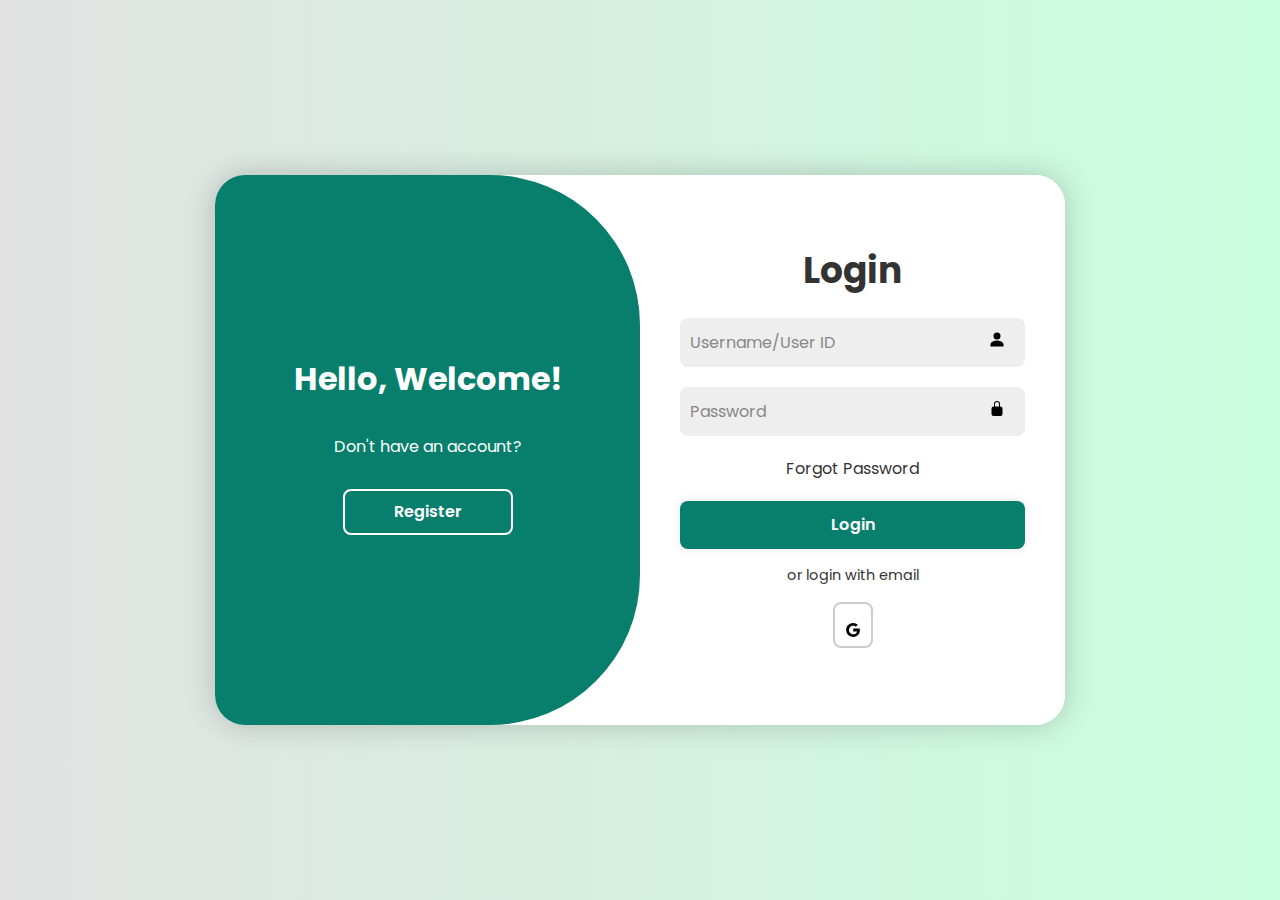
<file: login page/index.html>
<!DOCTYPE html>
<html lang="en">
<head>
    <meta charset="UTF-8">
    <meta name="viewport" content="width=device-width, initial-scale=1.0">
    <link rel="stylesheet" href="style.css">
    <title>Login Page</title>
</head>
<body>
    <div class="container">
        <div class="form-box login">
            <form action="">
                <h1>Login</h1>
                <div class="input-box">
                    <input type="text" placeholder="Username/User ID" required>
                    <i class="bx bxs-user">
                        <svg xmlns="http://www.w3.org/2000/svg" class="ionicon" viewBox="0 0 512 512"><path d="M256 256a112 112 0 10-112-112 112 112 0 00112 112zm0 32c-69.42 0-208 42.88-208 128v64h416v-64c0-85.12-138.58-128-208-128z"/></svg>
                    </i>
                </div>

                    
                
                <div class="input-box">
                    <input type="text" placeholder="Password" required>
                    <i class="bx bxs-lock alt">
                        <svg xmlns="http://www.w3.org/2000/svg" class="ionicon" viewBox="0 0 512 512"><path d="M368 192h-16v-80a96 96 0 10-192 0v80h-16a64.07 64.07 0 00-64 64v176a64.07 64.07 0 0064 64h224a64.07 64.07 0 0064-64V256a64.07 64.07 0 00-64-64zm-48 0H192v-80a64 64 0 11128 0z"/></svg>
                    <i class="italics_login"></i>
                    </i>
                </div>

                    
                

                <div class="forgot-link">
                    <a href="a">Forgot Password</a>
                </div>
                <button type="submit" class="btn">Login</button>
                <p>or login with email</p>
                <div class="google">
                  
                          <a href="a"><i class="google">
                          <svg xmlns="http://www.w3.org/2000/svg" class="ionicon" viewBox="0 0 512 512"><path d="M473.16 221.48l-2.26-9.59H262.46v88.22H387c-12.93 61.4-72.93 93.72-121.94 93.72-35.66 0-73.25-15-98.13-39.11a140.08 140.08 0 01-41.8-98.88c0-37.16 16.7-74.33 41-98.78s61-38.13 97.49-38.13c41.79 0 71.74 22.19 82.94 32.31l62.69-62.36C390.86 72.72 340.34 32 261.6 32c-60.75 0-119 23.27-161.58 65.71C58 139.5 36.25 199.93 36.25 256s20.58 113.48 61.3 155.6c43.51 44.92 105.13 68.4 168.58 68.4 57.73 0 112.45-22.62 151.45-63.66 38.34-40.4 58.17-96.3 58.17-154.9 0-24.67-2.48-39.32-2.59-39.96z"/></svg>
                          </i>
                          </a>
                </div>          
            </form>
        </div>


        <div class="form-box register">
            <form action="">
                <h1>Registration</h1>
                <div class="input-box">
                    <input type="text" placeholder="College ID" required>
                    <i class="bx bxs-user">
                        <svg xmlns="http://www.w3.org/2000/svg" class="ionicon" viewBox="0 0 512 512"><path d="M368 16H144a64.07 64.07 0 00-64 64v352a64.07 64.07 0 0064 64h224a64.07 64.07 0 0064-64V80a64.07 64.07 0 00-64-64zm-34.52 268.51c7.57 8.17 11.27 19.16 10.39 30.94C342.14 338.91 324.25 358 304 358s-38.17-19.09-39.88-42.55c-.86-11.9 2.81-22.91 10.34-31S292.4 272 304 272a39.65 39.65 0 0129.48 12.51zM192 80a16 16 0 0116-16h96a16 16 0 010 32h-96a16 16 0 01-16-16zm189 363.83a12.05 12.05 0 01-9.31 4.17H236.31a12.05 12.05 0 01-9.31-4.17 13 13 0 01-2.76-10.92c3.25-17.56 13.38-32.31 29.3-42.66C267.68 381.06 285.6 376 304 376s36.32 5.06 50.46 14.25c15.92 10.35 26.05 25.1 29.3 42.66a13 13 0 01-2.76 10.92z"/></svg>
                    </i>
                </div>

                <div class="input-box">
                    <input type="text" placeholder="Email" required>
                    <i class="bx bxs-user">
                        <svg xmlns="http://www.w3.org/2000/svg" class="ionicon" viewBox="0 0 512 512"><path d="M424 80H88a56.06 56.06 0 00-56 56v240a56.06 56.06 0 0056 56h336a56.06 56.06 0 0056-56V136a56.06 56.06 0 00-56-56zm-14.18 92.63l-144 112a16 16 0 01-19.64 0l-144-112a16 16 0 1119.64-25.26L256 251.73l134.18-104.36a16 16 0 0119.64 25.26z"/></svg>
                    </i>
                </div>

                <div class="input-box">
                    <input type="text" placeholder="Username" required>
                    <i class="bx bxs-user">
                        <svg xmlns="http://www.w3.org/2000/svg" class="ionicon" viewBox="0 0 512 512"><path d="M256 256a112 112 0 10-112-112 112 112 0 00112 112zm0 32c-69.42 0-208 42.88-208 128v64h416v-64c0-85.12-138.58-128-208-128z"/></svg>
                    </i>
                </div>

                <div class="input-box">
                    <input type="text" placeholder="Password" required>
                    <i class="bx bxs-lock alt">
                        <svg xmlns="http://www.w3.org/2000/svg" class="ionicon" viewBox="0 0 512 512"><path d="M368 192h-16v-80a96 96 0 10-192 0v80h-16a64.07 64.07 0 00-64 64v176a64.07 64.07 0 0064 64h224a64.07 64.07 0 0064-64V256a64.07 64.07 0 00-64-64zm-48 0H192v-80a64 64 0 11128 0z"/></svg>
                    </i>
                </div>

                <button type="submit" class="btn">Register</button>
                <p>or register with email</p>
                <div class="google">
                  
                        <i class="google">
                          <svg xmlns="http://www.w3.org/2000/svg" class="ionicon" viewBox="0 0 512 512"><path d="M473.16 221.48l-2.26-9.59H262.46v88.22H387c-12.93 61.4-72.93 93.72-121.94 93.72-35.66 0-73.25-15-98.13-39.11a140.08 140.08 0 01-41.8-98.88c0-37.16 16.7-74.33 41-98.78s61-38.13 97.49-38.13c41.79 0 71.74 22.19 82.94 32.31l62.69-62.36C390.86 72.72 340.34 32 261.6 32c-60.75 0-119 23.27-161.58 65.71C58 139.5 36.25 199.93 36.25 256s20.58 113.48 61.3 155.6c43.51 44.92 105.13 68.4 168.58 68.4 57.73 0 112.45-22.62 151.45-63.66 38.34-40.4 58.17-96.3 58.17-154.9 0-24.67-2.48-39.32-2.59-39.96z"/></svg>
                        </i>  
                </div>          
            </form>
        </div>

        <div class="toggle-box">
            <div class="toggle-panel toggle-left">
                <h1>Hello, Welcome!</h1>
                <p>Don't have an account?</p>
                <button class="btn register-btn">Register</button>
            </div>
            <div class="toggle-panel toggle-right">
                <h1>Welcome Back!</h1>
                <p>Aldeasy have an account?</p>
                <button class="btn login-btn">Login</button>
            </div>
        </div>
    </div>

    <script src="script.js"></script>

</body>
</html>
</file>
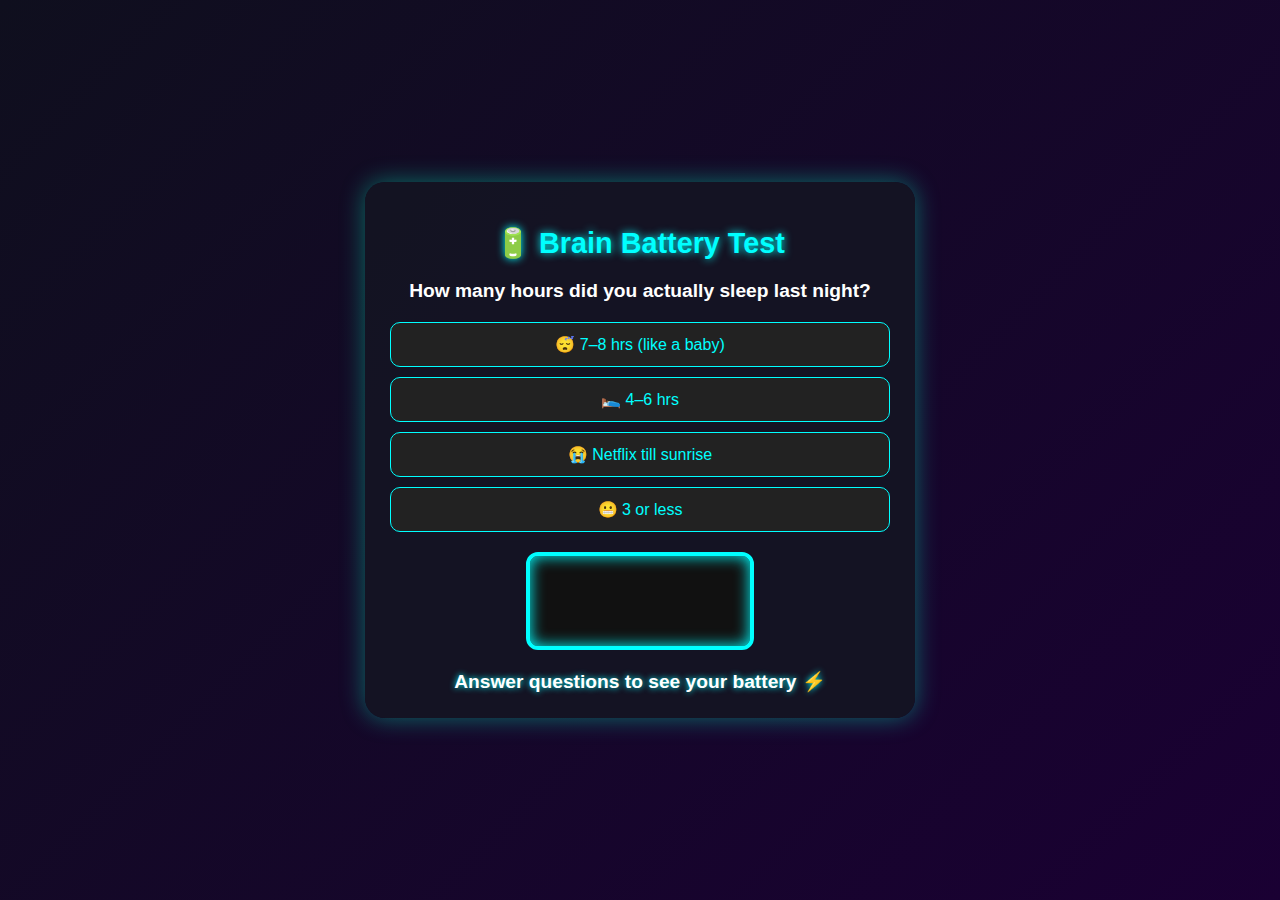
<file: brain_battery.html>
<!DOCTYPE html>
<html lang="en">
<head>
  <meta charset="UTF-8">
  <meta name="viewport" content="width=device-width, initial-scale=1.0">
  <title>Brain Battery Test</title>
  <style>
    body {
      margin: 0;
      padding: 0;
      font-family: 'Trebuchet MS', sans-serif;
      background: linear-gradient(135deg, #0f0f1e, #1a0033);
      color: #fff;
      display: flex;
      justify-content: center;
      align-items: center;
      height: 100vh;
    }

    .container {
      background: rgba(20, 20, 35, 0.95);
      padding: 25px;
      border-radius: 20px;
      text-align: center;
      width: 90%;
      max-width: 500px;
      box-shadow: 0 0 25px rgba(0, 255, 200, 0.4);
    }

    h1 {
      font-size: 1.8rem;
      margin-bottom: 10px;
      color: #0ff;
      text-shadow: 0 0 8px #0ff;
    }

    .question {
      margin: 20px 0;
      font-size: 1.2rem;
      font-weight: bold;
    }

    .options {
      display: flex;
      flex-direction: column;
      gap: 10px;
    }

    .option {
      background: #222;
      padding: 12px;
      border-radius: 10px;
      cursor: pointer;
      border: 1px solid #0ff;
      color: #0ff;
      transition: 0.3s;
      font-size: 1rem;
    }

    .option:hover {
      background: #0ff;
      color: #111;
      box-shadow: 0 0 12px #0ff;
    }

    .battery {
      width: 220px;
      height: 90px;
      border: 4px solid #0ff;
      border-radius: 12px;
      margin: 20px auto;
      position: relative;
      background: #111;
      overflow: hidden;
      box-shadow: 0 0 15px #0ff inset;
    }

    .battery::after {
      content: "";
      width: 20px;
      height: 40px;
      background: #0ff;
      position: absolute;
      right: -24px;
      top: 50%;
      transform: translateY(-50%);
      border-radius: 4px;
    }

    .battery-level {
      height: 100%;
      width: 0%;
      background: linear-gradient(to right, #00ffea, #00ff7f);
      transition: width 0.5s ease-in-out;
      box-shadow: 0 0 20px #0ff;
    }

    .result {
      margin-top: 20px;
      font-size: 1.2rem;
      font-weight: bold;
      text-shadow: 0 0 6px #0ff;
    }
  </style>
</head>
<body>
  <div class="container">
    <h1>🔋 Brain Battery Test</h1>
    <div id="quiz"></div>

    <div class="battery">
      <div class="battery-level" id="batteryLevel"></div>
    </div>

    <div class="result" id="result">Answer questions to see your battery ⚡</div>
  </div>

  <script>
    const questions = [
      {
        q: "How many hours did you actually sleep last night?",
        options: [
          { text: "😴 7–8 hrs (like a baby)", value: 20 },
          { text: "🛌 4–6 hrs", value: -10 },
          { text: "😭 Netflix till sunrise", value: -25 },
          { text: "😬 3 or less", value: -20 }
        ]
      },
      {
        q: "What was your morning fuel?",
        options: [
          { text: "🍳 Proper breakfast", value: 20 },
          { text: "☕ Coffee/Chai", value: 15 },
          { text: "🫠 No food, just vibes", value: -10 },
          { text: "🛌 Slept through morning", value: -15 }
        ]
      },
      {
        q: "Did you laugh with someone today?",
        options: [
          { text: "😂 Memes scrolling", value: 10 },
          { text: "🤝 Real friend convo", value: 20 },
          { text: "👻 Ghost mode, no talk", value: -15 }
        ]
      },
      {
        q: "What’s today’s mental load?",
        options: [
          { text: "🔥 Assignment deadlines", value: -20 },
          { text: "📚 Just regular classes", value: -10 },
          { text: "🌴 Chill Sunday", value: 15 },
          { text: "😱 Big exam tomorrow", value: -25 }
        ]
      },
      {
        q: "How did you recharge today?",
        options: [
          { text: "🎶 Music", value: 15 },
          { text: "🎮 Gaming", value: 10 },
          { text: "🏋️ Gym", value: 20 },
          { text: "📱 Only scrolled Insta", value: -5 }
        ]
      }
    ];

    let currentQ = 0;
    let score = 0;

    const quizDiv = document.getElementById("quiz");
    const resultDiv = document.getElementById("result");
    const batteryLevel = document.getElementById("batteryLevel");

    function showQuestion() {
      if (currentQ < questions.length) {
        const qData = questions[currentQ];
        quizDiv.innerHTML = `
          <div class="question">${qData.q}</div>
          <div class="options">
            ${qData.options
              .map(
                (opt, i) =>
                  `<div class="option" onclick="selectOption(${opt.value})">${opt.text}</div>`
              )
              .join("")}
          </div>
        `;
      } else {
        showResult();
      }
    }

    function selectOption(value) {
      score = Math.min(Math.max(score + value, 0), 100);
      batteryLevel.style.width = score + "%";
      currentQ++;
      showQuestion();
    }

    function showResult() {
      let message = "";
      if (score < 30) {
        message = "🪫 Low Battery – Brain lagging, recharge ASAP!";
      } else if (score < 70) {
        message = "⚡ Mid Energy – Coping mode on!";
      } else {
        message = "🚀 Fully Charged – GenZ beast mode activated!";
      }
      quizDiv.innerHTML = "<h2>Test Complete ✅</h2>";
      resultDiv.textContent = message;
    }

    showQuestion();
  </script>
</body>
</html>
</file>
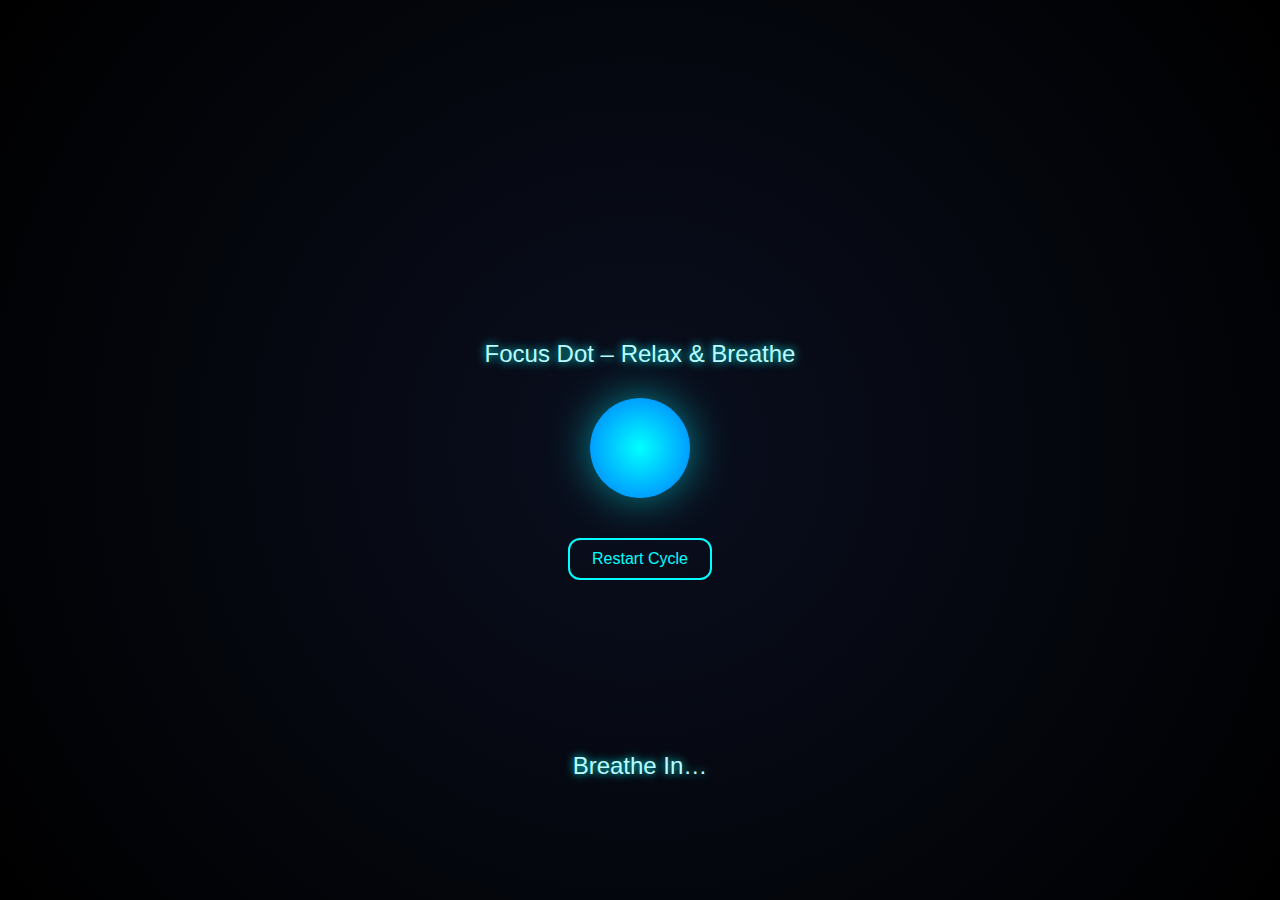
<file: game.html>
<!DOCTYPE html>
<html lang="en">
<head>
<meta charset="UTF-8" />
<meta name="viewport" content="width=device-width, initial-scale=1.0" />
<title>Focus Dot – Mind Reset Zone</title>
<style>
  body {
    margin: 0;
    background: radial-gradient(circle at center, #0a0f1f 0%, #000 100%);
    display: flex;
    justify-content: center;
    align-items: center;
    height: 100vh;
    flex-direction: column;
    color: #bafcff;
    font-family: "Poppins", sans-serif;
    overflow: hidden;
  }

  h2 {
    margin-bottom: 30px;
    font-weight: 400;
    text-shadow: 0 0 10px #0ff;
  }

  .dot {
    width: 100px;
    height: 100px;
    border-radius: 50%;
    background: radial-gradient(circle, #00ffff, #0077ff);
    box-shadow: 0 0 40px #00ffff80;
    animation: breathe 8s ease-in-out infinite;
  }

  @keyframes breathe {
    0%   { transform: scale(1);   box-shadow: 0 0 40px #00ffff80; }
    25%  { transform: scale(1.5); box-shadow: 0 0 70px #00ffffaa; }
    50%  { transform: scale(1.8); box-shadow: 0 0 90px #00ffffcc; }
    75%  { transform: scale(1.5); box-shadow: 0 0 70px #00ffffaa; }
    100% { transform: scale(1);   box-shadow: 0 0 40px #00ffff80; }
  }

  #instruction {
    position: absolute;
    bottom: 120px;
    font-size: 1.5rem;
    text-shadow: 0 0 8px #0ff;
  }

  #restart {
    margin-top: 40px;
    background: none;
    border: 2px solid #0ff;
    border-radius: 12px;
    padding: 10px 22px;
    color: #0ff;
    font-size: 1rem;
    cursor: pointer;
    transition: 0.3s;
  }

  #restart:hover {
    background: #0ff;
    color: #001020;
  }
</style>
</head>
<body>
  <h2>Focus Dot – Relax & Breathe</h2>
  <div class="dot"></div>
  <div id="instruction">Breathe In…</div>
  <button id="restart">Restart Cycle</button>

  <script>
    const instruction = document.getElementById("instruction");
    const dot = document.querySelector(".dot");
    const phases = ["Breathe In…", "Hold…", "Breathe Out…", "Hold…"];
    let i = 0;

    function startCycle() {
      setInterval(() => {
        instruction.textContent = phases[i % phases.length];
        i++;
      }, 4000);
    }

    startCycle();

    document.getElementById("restart").addEventListener("click", () => {
      i = 0;
      instruction.textContent = "Breathe In…";
    });
  </script>
</body>
</html>
</file>
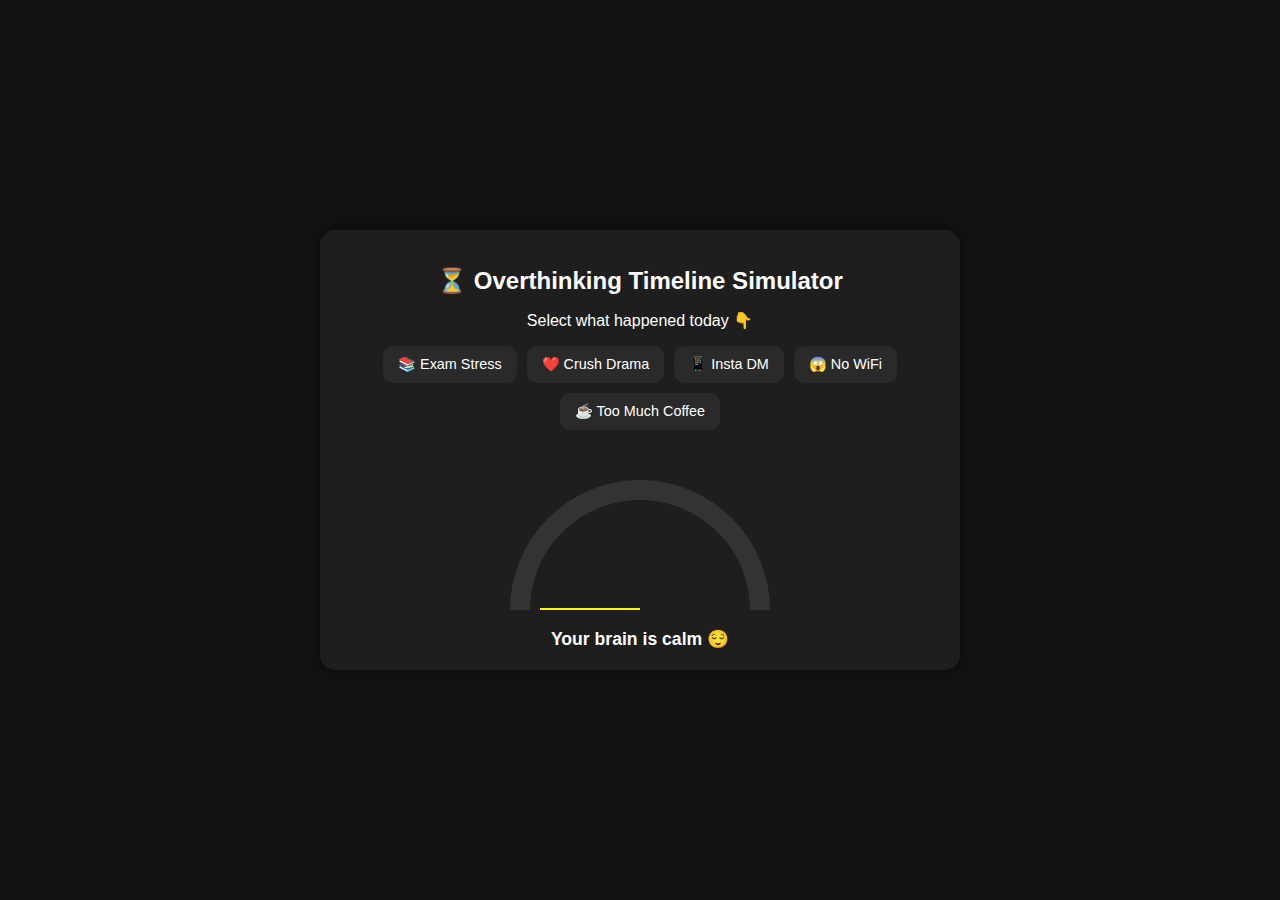
<file: low_key_similuter.html>
<!DOCTYPE html>
<html lang="en">
<head>
  <meta charset="UTF-8">
  <meta name="viewport" content="width=device-width, initial-scale=1.0">
  <title>Overthinking Timeline Simulator</title>
  <style>
    body {
      margin: 0;
      padding: 0;
      font-family: Arial, sans-serif;
      background: #121212;
      color: white;
      display: flex;
      justify-content: center;
      align-items: center;
      height: 100vh;
    }

    .container {
      background: #1e1e1e;
      padding: 20px;
      border-radius: 15px;
      text-align: center;
      width: 90%;
      max-width: 600px;
      box-shadow: 0 0 15px rgba(0,0,0,0.5);
    }

    h1 {
      font-size: 1.5rem;
      margin-bottom: 15px;
    }

    .triggers {
      display: flex;
      flex-wrap: wrap;
      gap: 10px;
      justify-content: center;
      margin-bottom: 20px;
    }

    .trigger {
      background: #2a2a2a;
      padding: 10px 15px;
      border-radius: 10px;
      cursor: pointer;
      transition: 0.3s;
      font-size: 0.9rem;
    }

    .trigger:hover {
      background: #444;
      box-shadow: 0 0 10px #00f9ff;
    }

    canvas {
      margin-top: 10px;
      width: 100%;
      max-width: 300px;
      height: auto;
    }

    .result {
      margin-top: 15px;
      font-size: 1.1rem;
      font-weight: bold;
    }
  </style>
</head>
<body>
  <div class="container">
    <h1>⏳ Overthinking Timeline Simulator</h1>
    <p>Select what happened today 👇</p>

    <div class="triggers">
      <div class="trigger" onclick="addScore(20)">📚 Exam Stress</div>
      <div class="trigger" onclick="addScore(15)">❤️ Crush Drama</div>
      <div class="trigger" onclick="addScore(10)">📱 Insta DM</div>
      <div class="trigger" onclick="addScore(25)">😱 No WiFi</div>
      <div class="trigger" onclick="addScore(5)">☕ Too Much Coffee</div>
    </div>

    <canvas id="meter" width="300" height="150"></canvas>
    <div class="result" id="result">Your brain is calm 😌</div>
  </div>

  <script>
    let score = 0;
    const canvas = document.getElementById("meter");
    const ctx = canvas.getContext("2d");

    function drawMeter(value) {
      ctx.clearRect(0, 0, canvas.width, canvas.height);

      // Base arc
      ctx.beginPath();
      ctx.arc(150, 150, 120, Math.PI, 2 * Math.PI, false);
      ctx.lineWidth = 20;
      ctx.strokeStyle = "#333";
      ctx.stroke();

      // Colored arc
      const angle = Math.PI + (Math.PI * value / 100);
      ctx.beginPath();
      ctx.arc(150, 150, 120, Math.PI, angle, false);
      ctx.lineWidth = 20;
      ctx.strokeStyle = value > 70 ? "red" : value > 40 ? "orange" : "lime";
      ctx.stroke();

      // Needle
      const needleAngle = Math.PI + (Math.PI * value / 100);
      const x = 150 + 100 * Math.cos(needleAngle);
      const y = 150 + 100 * Math.sin(needleAngle);

      ctx.beginPath();
      ctx.moveTo(150, 150);
      ctx.lineTo(x, y);
      ctx.lineWidth = 4;
      ctx.strokeStyle = "yellow";
      ctx.stroke();
    }

    function addScore(points) {
      score = Math.min(score + points, 100);
      drawMeter(score);

      const result = document.getElementById("result");
      if (score < 40) {
        result.textContent = "Your brain is calm 😌";
      } else if (score < 70) {
        result.textContent = "Hmm... looping thoughts detected 🤔";
      } else {
        result.textContent = "Bro you’re overthinking on turbo mode ⚡🔥";
      }
    }

    drawMeter(0); // initial
  </script>
</body>
</html>
</file>
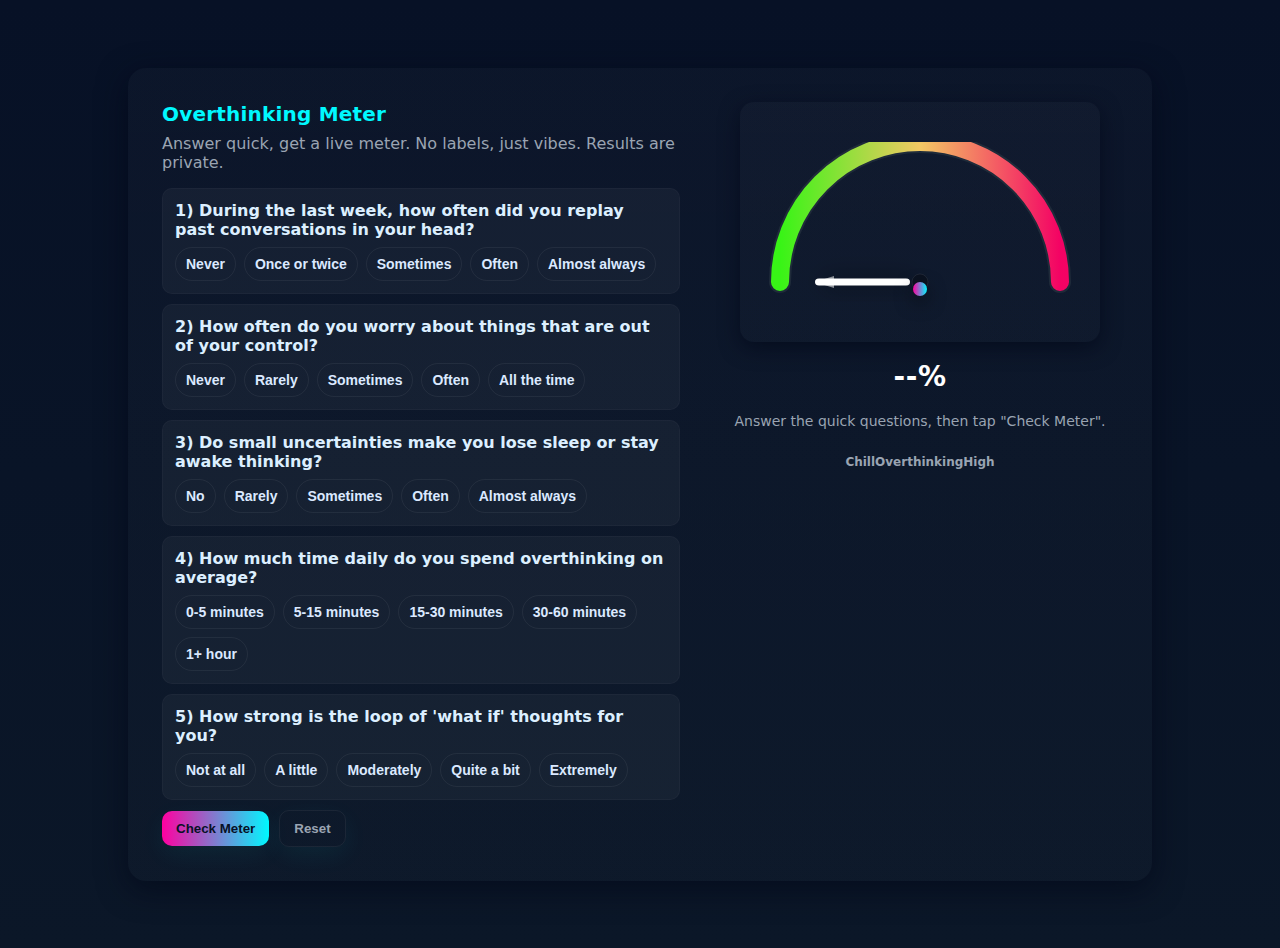
<file: overthinking_meter.html>
<!doctype html>
<html lang="en">
<head>
<meta charset="utf-8" />
<meta name="viewport" content="width=device-width,initial-scale=1" />
<title>Overthinking Meter — Interactive</title>
<style>

  
  :root{
    --bg: #0f1724;         /* dark background - change if you want pastel */
    --card: #0b1220;
    --accent1: #00F9FF;    /* neon cyan */
    --accent2: #FF00A0;    /* neon pink */
    --muted: #9AA4B2;
    --glass: rgba(255,255,255,0.04);
  }
  body{
    margin:0;
    font-family: Inter, system-ui, Arial;
    background: linear-gradient(180deg,#071126 0%, #0b1728 100%);
    color:#e6eef8;
    display:flex;
    min-height:100vh;
    align-items:center;
    justify-content:center;
    padding:24px;
  }

  .widget {
    width:100%;
    max-width:980px;
    background: linear-gradient(180deg, rgba(255,255,255,0.02), rgba(255,255,255,0.01));
    border-radius:18px;
    padding:22px;
    box-shadow: 0 8px 30px rgba(2,6,23,0.6);
    display:grid;
    grid-template-columns: 1fr 420px;
    gap:18px;
    align-items:start;
  }

  .left {
    padding:12px;
  }

  .title {
    font-size:20px;
    font-weight:700;
    letter-spacing:0.2px;
    color:var(--accent1);
    margin-bottom:8px;
  }
  .subtitle { color:var(--muted); margin-bottom:16px; }

  .q {
    background:var(--glass);
    padding:12px;
    border-radius:10px;
    margin-bottom:10px;
    border:1px solid rgba(255,255,255,0.03);
  }
  .q p { margin:0 0 8px 0; font-weight:600; color:#dcefff; }
  .options { display:flex; gap:8px; flex-wrap:wrap; }
  .opt {
    background:transparent;
    border:1px solid rgba(255,255,255,0.06);
    color: #dbe9ff;
    padding:8px 10px;
    border-radius:999px;
    cursor:pointer;
    font-weight:600;
    font-size:14px;
    transition: all .18s ease;
  }
  .opt.selected {
    background: linear-gradient(90deg, var(--accent2), var(--accent1));
    box-shadow: 0 6px 18px rgba(0,249,255,0.08);
    color:#071126;
    transform: translateY(-2px);
    border: none;
  }

  .actions {
    margin-top:10px;
    display:flex;
    gap:10px;
    align-items:center;
  }
  .btn {
    background: linear-gradient(90deg, var(--accent2), var(--accent1));
    border:none;
    color:#071126;
    padding:10px 14px;
    border-radius:10px;
    font-weight:700;
    cursor:pointer;
    box-shadow: 0 8px 26px rgba(0,249,255,0.06);
  }
  .btn.secondary{
    background:transparent;
    border:1px solid rgba(255,255,255,0.06);
    color:var(--muted);
  }

  /* Right side: gauge */
  .gauge-wrap{
    padding:12px;
    display:flex;
    align-items:center;
    justify-content:center;
    flex-direction:column;
    gap:12px;
  }
  .gauge-card{
    width:360px;
    height:240px;
    background: linear-gradient(180deg, rgba(255,255,255,0.02), rgba(255,255,255,0.01));
    border-radius:14px;
    display:flex;
    align-items:center;
    justify-content:center;
    position:relative;
    box-shadow: 0 6px 20px rgba(2,6,23,0.6);
  }

  /* svg needle area styles */
  .gauge {
    width:320px;
    height:160px;
  }

  .needle {
    transform-origin: 50% 100%; /* pivot at bottom center of needle */
    transition: transform 1.2s cubic-bezier(.2,.9,.3,1);
    will-change: transform;
    filter: drop-shadow(0 6px 12px rgba(0,0,0,0.6));
  }

  .center-dot{
    position:absolute;
    width:14px; height:14px;
    border-radius:50%;
    background: linear-gradient(90deg,var(--accent2),var(--accent1));
    bottom:46px;
    box-shadow: 0 6px 18px rgba(0,0,0,0.6);
  }

  .score {
    font-size:28px;
    font-weight:800;
    color:#fff;
    margin-top:6px;
    letter-spacing:0.6px;
  }

  .interpretation {
    color:var(--muted);
    padding:8px 12px;
    text-align:center;
    font-size:14px;
  }

  /* small meter ticks labels */
  .ticks {
    display:flex;
    justify-content:space-between;
    margin-top:6px;
    color:var(--muted);
    font-weight:700;
    font-size:12px;
  }

  /* responsive */
  @media (max-width:920px){
    .widget{ grid-template-columns: 1fr; }
    .gauge-card{ width:100%; }
  }
</style>
</head>
<body>

<div class="widget" id="over-widget">
  <div class="left">
    <div class="title">Overthinking Meter</div>
    <div class="subtitle">Answer quick, get a live meter. No labels, just vibes. Results are private.</div>

    <!-- Questions (5) - each gives 0..4 points -->
    <div id="questions">
      <div class="q" data-q="0">
        <p>1) During the last week, how often did you replay past conversations in your head?</p>
        <div class="options">
          <button class="opt" data-val="0">Never</button>
          <button class="opt" data-val="1">Once or twice</button>
          <button class="opt" data-val="2">Sometimes</button>
          <button class="opt" data-val="3">Often</button>
          <button class="opt" data-val="4">Almost always</button>
        </div>
      </div>

      <div class="q" data-q="1">
        <p>2) How often do you worry about things that are out of your control?</p>
        <div class="options">
          <button class="opt" data-val="0">Never</button>
          <button class="opt" data-val="1">Rarely</button>
          <button class="opt" data-val="2">Sometimes</button>
          <button class="opt" data-val="3">Often</button>
          <button class="opt" data-val="4">All the time</button>
        </div>
      </div>

      <div class="q" data-q="2">
        <p>3) Do small uncertainties make you lose sleep or stay awake thinking?</p>
        <div class="options">
          <button class="opt" data-val="0">No</button>
          <button class="opt" data-val="1">Rarely</button>
          <button class="opt" data-val="2">Sometimes</button>
          <button class="opt" data-val="3">Often</button>
          <button class="opt" data-val="4">Almost always</button>
        </div>
      </div>

      <div class="q" data-q="3">
        <p>4) How much time daily do you spend overthinking on average?</p>
        <div class="options">
          <button class="opt" data-val="0">0-5 minutes</button>
          <button class="opt" data-val="1">5-15 minutes</button>
          <button class="opt" data-val="2">15-30 minutes</button>
          <button class="opt" data-val="3">30-60 minutes</button>
          <button class="opt" data-val="4">1+ hour</button>
        </div>
      </div>

      <div class="q" data-q="4">
        <p>5) How strong is the loop of 'what if' thoughts for you?</p>
        <div class="options">
          <button class="opt" data-val="0">Not at all</button>
          <button class="opt" data-val="1">A little</button>
          <button class="opt" data-val="2">Moderately</button>
          <button class="opt" data-val="3">Quite a bit</button>
          <button class="opt" data-val="4">Extremely</button>
        </div>
      </div>

      <div class="actions">
        <button class="btn" id="calcBtn">Check Meter</button>
        <button class="btn secondary" id="resetBtn">Reset</button>
      </div>
    </div>
  </div>

  <div class="gauge-wrap">
    <div class="gauge-card">
      <!-- SVG semicircle gauge -->
      <svg class="gauge" viewBox="0 0 320 160" xmlns="http://www.w3.org/2000/svg" role="img" aria-label="Overthinking Meter Gauge">
        <!-- background arc -->
        <defs>
          <linearGradient id="g1" x1="0" x2="1">
            <stop offset="0%" stop-color="#39FF14"/>
            <stop offset="50%" stop-color="#FFD166"/>
            <stop offset="100%" stop-color="#FF0066"/>
          </linearGradient>
          <filter id="shadow" x="-50%" y="-50%" width="200%" height="200%">
            <feDropShadow dx="0" dy="8" stdDeviation="8" flood-color="#000" flood-opacity="0.35"/>
          </filter>
        </defs>

        <!-- arc track -->
        <path d="M20 140 A140 140 0 0 1 300 140" fill="none" stroke="#1f2b3a" stroke-width="22" stroke-linecap="round"/>

        <!-- colored arc overlay using stroke-dasharray (we will keep static gradient) -->
        <path d="M20 140 A140 140 0 0 1 300 140" fill="none" stroke="url(#g1)" stroke-width="18" stroke-linecap="round" stroke-opacity="0.95"/>

        <!-- ticks (subtle) -->
        <!-- needle group (rotates) -->
        <g id="needleGroup" transform="translate(160,140) rotate(-90)">
          <!-- needle base / shaft -->
          <rect class="needle" x="-3.5" y="-105" width="7" height="95" rx="4" fill="#ffffff"/>
          <!-- needle tip highlight -->
          <polygon points="0,-105 6,-86 -6,-86" fill="#fff8"/>
        </g>

        <!-- center hole -->
        <circle cx="160" cy="140" r="8" fill="#0b1220" stroke="#fff" stroke-opacity="0.08"/>
      </svg>

      <div class="center-dot" aria-hidden="true"></div>
    </div>

    <div class="score" id="scoreText">--%</div>
    <div class="interpretation" id="interp">Answer the quick questions, then tap "Check Meter".</div>
    <div class="ticks"><div>Chill</div><div>Overthinking</div><div>High</div></div>
  </div>
</div>

<script>
  // JS logic: collect answers, map to 0-100, rotate needle between -90deg (0) to +90deg (100)
  const optButtons = document.querySelectorAll('.opt');
  const calcBtn = document.getElementById('calcBtn');
  const resetBtn = document.getElementById('resetBtn');
  const scoreText = document.getElementById('scoreText');
  const interp = document.getElementById('interp');
  const needle = document.querySelector('#needleGroup');

  // store answers in array of length 5 (initial null)
  const answers = Array(5).fill(null);

  // attach click handlers to option buttons
  optButtons.forEach(btn => {
    btn.addEventListener('click', e => {
      const parent = btn.closest('.q');
      const qIndex = Number(parent.getAttribute('data-q'));
      // mark selected visually
      Array.from(parent.querySelectorAll('.opt')).forEach(o => o.classList.remove('selected'));
      btn.classList.add('selected');

      // store numeric value
      answers[qIndex] = Number(btn.getAttribute('data-val'));
    });
  });

  function computeScore(){
    // if any answer is null, treat as 0 OR prompt - we will auto-treat as 0 but warn
    const filled = answers.filter(v => v !== null).length;
    if(filled < answers.length){
      // optional: prompt user; here we just continue with missing as 0
      // alert('Please answer all questions for an accurate reading. Missing answers will be treated as 0.');
    }
    const total = answers.reduce((s, v) => s + (v || 0), 0); // max total = 5*4=20
    const percent = Math.round((total / (answers.length*4)) * 100); // 0..100
    return percent;
  }

  function setNeedle(percent){
    // map 0..100 to angle -90..+90
    const min = -90, max = 90;
    const angle = (percent/100) * (max - min) + min;
    // apply transform with smooth animation (CSS transition defined)
    needle.style.transform = `translate(160px,140px) rotate(${angle}deg)`; // NOTE: svg group was translated earlier; to be safe we set transform - using rotate only by changing transform attribute
    // but since we used transform attribute inline, better to set attribute:
    needle.setAttribute('transform', `translate(160,140) rotate(${angle})`);
  }

  function interpret(percent){
    if(percent < 20) {
      return {
        label: 'Chill Mode — low overthinking',
        advice: 'Nice! You have good mental bandwidth. Keep your routine, sleep well and maintain boundaries.'
      };
    } else if(percent < 45){
      return {
        label: 'Mild — occasional replays',
        advice: 'Small worries sometimes pop up. Try 5-min breathing breaks and a short mind-dump (write 3 thoughts).'
      };
    } else if(percent < 70){
      return {
        label: 'Moderate — noticeable loop',
        advice: 'You replay things often. Try grounding exercises, schedule a 10-min worry-slot, and reach out when needed.'
      };
    } else {
      return {
        label: 'High — frequent overthinking',
        advice: 'Your thoughts are on replay a lot. Consider talking to a counselor or a trusted friend. If it affects sleep, seek support.'
      };
    }
  }

  calcBtn.addEventListener('click', e => {
    const p = computeScore();
    scoreText.textContent = p + '%';
    // animate needle
    setNeedle(p);
    // update interpretation
    const data = interpret(p);
    interp.innerHTML = `<strong>${data.label}</strong><br>${data.advice}`;
    // small sparkle effect: flash score color (optional)
    scoreText.animate([{opacity:0.6},{opacity:1}], {duration:420});
  });

  resetBtn.addEventListener('click', e => {
    // clear answers
    for(let i=0;i<answers.length;i++) answers[i] = null;
    document.querySelectorAll('.opt').forEach(o => o.classList.remove('selected'));
    // reset needle
    scoreText.textContent = '--%';
    interp.textContent = 'Answer the quick questions, then tap "Check Meter".';
    setNeedle(0);
  });

  // initialize: set needle to 0
  setNeedle(0);
</script>

</body>
</html>
</file>
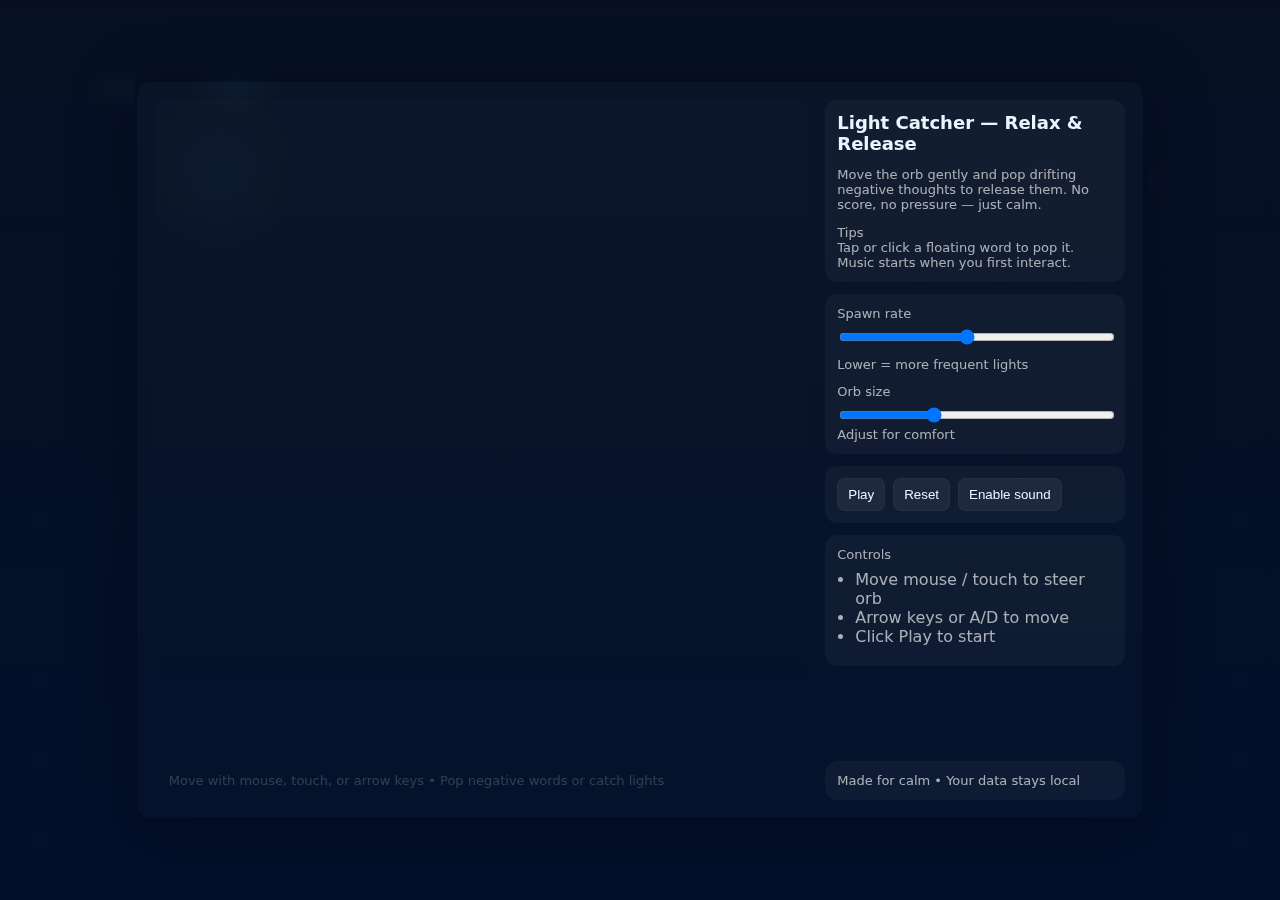
<file: games/game1.html>
<!doctype html>
<html lang="en">
<head>
  <meta charset="utf-8" />
  <meta name="viewport" content="width=device-width,initial-scale=1" />
  <title>Light Catcher — Calm Mini-Game</title>
  <style>
    :root{
      --bg1: #071023; /* deep navy */
      --bg2: #03102b; /* darker */
      --panel: rgba(255,255,255,0.04);
      --muted: rgba(255,255,255,0.65);
      --accent: #e6f7ff;
      --glass: rgba(255,255,255,0.03);
    }
    html,body{
      height:100%;
      margin:0;
      font-family:Inter,system-ui,-apple-system,'Segoe UI',Roboto,Arial;
      background:
        radial-gradient(600px 300px at 10% 10%, rgba(94,231,223,0.03), transparent 8%),
        radial-gradient(420px 240px at 90% 20%, rgba(180,144,202,0.02), transparent 8%),
        linear-gradient(180deg,var(--bg1),var(--bg2));
      color:var(--accent);
      display:flex;
      align-items:center;
      justify-content:center;
    }

    /* twinkling stars */
    .stars {
      position:fixed; inset:0; pointer-events:none; z-index:0;
      background-image: radial-gradient(rgba(255,255,255,0.06) 1px, transparent 1px);
      background-size: 80px 80px; opacity:0.45; mix-blend-mode:screen; filter:blur(0.6px);
    }

    .app{
      width:min(980px,96%); max-width:980px; height:min(700px,88vh);
      background: linear-gradient(180deg, rgba(255,255,255,0.02), rgba(255,255,255,0.01));
      border-radius:14px; padding:18px; box-shadow:0 12px 60px rgba(2,6,23,0.6);
      display:flex; gap:18px; position:relative; z-index:1;
    }

    /* left: game area */
    .stage{flex:1;border-radius:10px;position:relative;overflow:hidden;
      background:
        radial-gradient(circle at 10% 10%, rgba(94,231,223,0.02), transparent 10%),
        linear-gradient(180deg, rgba(255,255,255,0.01), rgba(255,255,255,0.00));
      display:flex;align-items:center;justify-content:center;
    }
    canvas{width:100%;height:100%;display:block;background:transparent;touch-action:none}

    .hint{
      position:absolute;left:14px;bottom:12px;color:rgba(255,255,255,0.18);font-size:13px;pointer-events:none;
      backdrop-filter: blur(2px);
    }

    /* right: controls */
    .sidebar{width:300px;display:flex;flex-direction:column;gap:12px}
    .card{background:var(--panel);padding:12px;border-radius:12px}
    h1{font-size:18px;margin:0}
    .controls{display:flex;gap:8px;flex-wrap:wrap}
    button{background:rgba(255,255,255,0.06);border:1px solid rgba(255,255,255,0.04);color:var(--accent);padding:8px 10px;border-radius:8px;cursor:pointer}
    .small{font-size:13px;color:var(--muted)}
    label{display:block;font-size:13px;margin-bottom:6px;color:var(--muted)}
    input[type=range]{width:100%}
    .footer{display:flex;justify-content:space-between;align-items:center;margin-top:auto;font-size:13px;color:var(--muted)}

    /* responsive */
    @media (max-width:860px){
      .app{flex-direction:column;height:auto}.sidebar{width:100%}
    }
  </style>
</head>
<body>
  <div class="stars" aria-hidden="true"></div>

  <main class="app" role="application" aria-label="Light Catcher calming mini game">
    <section class="stage" id="stage">
      <canvas id="canvas" aria-label="game canvas"></canvas>
      <div class="hint">Move with mouse, touch, or arrow keys • Pop negative words or catch lights</div>
    </section>

    <aside class="sidebar">
      <div class="card">
        <h1>Light Catcher — Relax & Release</h1>
        <p class="small">Move the orb gently and pop drifting negative thoughts to release them. No score, no pressure — just calm.</p>
        <div style="margin-top:12px">
          <div class="small">Tips</div>
          <div class="small">Tap or click a floating word to pop it. Music starts when you first interact.</div>
        </div>
      </div>

      <div class="card">
        <label for="speed">Spawn rate</label>
        <input id="spawnRate" type="range" min="300" max="1600" step="50" value="900">
        <div class="small" style="margin-top:8px">Lower = more frequent lights</div>

        <label style="margin-top:12px">Orb size</label>
        <input id="orbSize" type="range" min="18" max="48" step="1" value="28">
        <div class="small">Adjust for comfort</div>
      </div>

      <div class="card controls">
        <button id="playPause">Play</button>
        <button id="reset">Reset</button>
        <button id="soundToggle">Enable sound</button>
      </div>

      <div class="card">
        <div class="small">Controls</div>
        <ul style="padding-left:18px;margin:8px 0;color:var(--muted)">
          <li>Move mouse / touch to steer orb</li>
          <li>Arrow keys or A/D to move</li>
          <li>Click Play to start</li>
        </ul>
      </div>

      <div class="footer small card">Made for calm • Your data stays local</div>
    </aside>
  </main>

  <script>
    // Light Catcher — upgraded: ambient music, negative-word bubbles, pops, no score
    (function(){
      const canvas = document.getElementById('canvas');
      const ctx = canvas.getContext('2d');
      const playPauseBtn = document.getElementById('playPause');
      const resetBtn = document.getElementById('reset');
      const spawnRateInput = document.getElementById('spawnRate');
      const orbSizeInput = document.getElementById('orbSize');
      const soundToggle = document.getElementById('soundToggle');

      let W=0,H=0, lastTime=0, rafId=null;
      let running=false;
      let userInteracted=false;

      // orb & objects
      let orb = {x:0,y:0,r:28,vx:0};
      const lights = []; // objects: {x,y,vy,r,hue,t,type,word,alpha}
      let spawnTimer = 0;
      let spawnInterval = Number(spawnRateInput.value); // ms

      // negative words pool
      const negativeWords = [
        "Stress","Anxiety","Pressure","Fear","Overthinking","Sadness","Guilt","Loneliness",
        "Doubt","Tension","Worry","Regret","Anger","Exhaustion","Hopeless"
      ];

      // audio
      let audioCtx=null;
      let ambientAudio=null;
      let popBuffer=null;
      let soundEnabled=false;

      function ensureAudio(){ if(!audioCtx) audioCtx = new (window.AudioContext||window.webkitAudioContext)(); }

      async function loadPop() {
        try{
          ensureAudio();
          // small soft pop sound from pixabay (royalty-free). If blocked, fallback to oscillator.
          const resp = await fetch('https://cdn.pixabay.com/download/audio/2022/03/15/audio_74fbbd14d5.mp3?filename=pop-94319.mp3');
          const arr = await resp.arrayBuffer();
          popBuffer = await audioCtx.decodeAudioData(arr);
        }catch(e){ popBuffer = null; }
      }

      function playPop(x,y){
        if(!soundEnabled) return;
        if(!audioCtx) ensureAudio();
        if(popBuffer){
          const s = audioCtx.createBufferSource();
          s.buffer = popBuffer;
          const g = audioCtx.createGain();
          g.gain.value = 0.25; // comfortable volume
          s.connect(g); g.connect(audioCtx.destination);
          s.start();
        }else{
          // fallback gentle click using oscillator
          const o = audioCtx.createOscillator();
          const g = audioCtx.createGain();
          o.type='triangle'; o.frequency.value = 900;
          g.gain.value = 0.0001;
          o.connect(g); g.connect(audioCtx.destination);
          o.start();
          const now = audioCtx.currentTime;
          g.gain.exponentialRampToValueAtTime(0.06, now + 0.01);
          g.gain.exponentialRampToValueAtTime(0.0001, now + 0.25);
          o.stop(now + 0.3);
        }
        // small visual sparkles are handled elsewhere
      }

      function startAmbient(){
        if(!soundEnabled) return;
        if(ambientAudio) return;
        // create a gentle ambient loop via <audio> to keep it simple for low CPU
        ambientAudio = new Audio('https://cdn.pixabay.com/download/audio/2022/03/15/audio_8b285adf35.mp3?filename=relaxing-piano-112191.mp3');
        ambientAudio.loop = true;
        ambientAudio.volume = 0.20;
        ambientAudio.play().catch(()=>{ /* autoplay may be blocked until gesture */ });
      }

      // resize
      function resize(){
        const rect = canvas.getBoundingClientRect();
        // if element not sized yet, set to stage size
        const stage = document.querySelector('.stage');
        const style = getComputedStyle(stage);
        const w = stage.clientWidth;
        const h = stage.clientHeight;
        W = Math.floor(w || window.innerWidth * 0.6);
        H = Math.floor(h || window.innerHeight * 0.7);
        const dpr = Math.min(window.devicePixelRatio || 1, 2);
        canvas.width = W * dpr; canvas.height = H * dpr;
        canvas.style.width = W + 'px'; canvas.style.height = H + 'px';
        ctx.setTransform(dpr,0,0,dpr,0,0);
        if(orb.x === 0 && orb.y === 0){ orb.x = W/2; orb.y = H*0.78; }
      }

      // input handling (pointer + touch)
      let pointer = {x:null,y:null,down:false};
      function updatePointerFromEvent(e){
        const r = canvas.getBoundingClientRect();
        pointer.x = e.clientX - r.left;
        pointer.y = e.clientY - r.top;
      }
      window.addEventListener('mousemove', (e)=>{ updatePointerFromEvent(e); });
      window.addEventListener('touchmove', (e)=>{ if(e.touches && e.touches[0]){ updatePointerFromEvent(e.touches[0]); } }, {passive:true});
      window.addEventListener('touchstart', (e)=>{ if(e.touches && e.touches[0]) updatePointerFromEvent(e.touches[0]); pointer.down=true; startOnFirstGesture(); }, {passive:true});
      window.addEventListener('touchend', ()=>{ pointer.down=false; });
      window.addEventListener('mousedown', (e)=>{ updatePointerFromEvent(e); pointer.down=true; startOnFirstGesture(); });
      window.addEventListener('mouseup', ()=>{ pointer.down=false; });
      window.addEventListener('keydown', (e)=>{
        if(e.key === 'ArrowLeft' || e.key === 'a' || e.key === 'A'){ orb.vx = -3; startOnFirstGesture(); }
        if(e.key === 'ArrowRight' || e.key === 'd' || e.key === 'D'){ orb.vx = 3; startOnFirstGesture(); }
        if(e.key === ' '){ toggleRun(); startOnFirstGesture(); }
      });
      window.addEventListener('keyup', (e)=>{ if(['ArrowLeft','ArrowRight','a','A','d','D'].includes(e.key)) orb.vx = 0; });

      // Spawn either a light or a word-bubble
      function spawnLight(){
        const x = Math.random()*(W-40)+20;
        const speed = 20 + Math.random()*60; // px/sec
        const size = 8 + Math.random()*22;
        const hue = 180 + Math.random()*100;
        const isWord = Math.random() < 0.32; // ~32% of spawns are word bubbles
        const alpha = 0.85 - Math.random()*0.3;
        if(isWord){
          const word = negativeWords[Math.floor(Math.random()*negativeWords.length)];
          lights.push({x, y: H + size, vy: speed * (0.4 + Math.random()*0.9), r: size+6, hue, t: Date.now(), type: 'word', word, alpha});
        } else {
          lights.push({x, y: H + size, vy: speed, r:size, hue, t: Date.now(), type: 'light', alpha});
        }
      }

      // Click or tap to pop items directly
      canvas.addEventListener('click', (e)=>{
        const rect = canvas.getBoundingClientRect();
        const cx = e.clientX - rect.left;
        const cy = e.clientY - rect.top;
        // check for any object under pointer, prefer topmost
        for(let i = lights.length -1; i >= 0; i--){
          const L = lights[i];
          const dx = cx - L.x;
          const dy = cy - L.y;
          if(Math.sqrt(dx*dx + dy*dy) < L.r){
            // pop it
            createPopEffect(L.x, L.y, L.type);
            lights.splice(i,1);
            playPop(L.x, L.y);
            startOnFirstGesture();
            return;
          }
        }
      });

      // particle pop effects
      const sparks = []; // {x,y,vx,vy,life,color}
      function createPopEffect(x,y,type){
        const count = type === 'word' ? 18 : 10;
        for(let i=0;i<count;i++){
          const ang = Math.random()*Math.PI*2;
          const spd = (Math.random()*1.6 + 0.6) * (type === 'word' ? 2.2 : 1.4);
          sparks.push({
            x, y,
            vx: Math.cos(ang)*spd,
            vy: Math.sin(ang)*spd,
            life: 0,
            ttl: 60 + Math.random()*40,
            color: type === 'word' ? `hsl(${200 + Math.random()*80}, 90%, 70%)` : `hsl(${200 + Math.random()*120}, 90%, 70%)`
          });
        }
      }

      // update game state
      function update(dt){
        // spawn
        spawnTimer += dt*1000;
        if(spawnTimer >= spawnInterval){ spawnTimer = 0; spawnLight(); }

        // orb move towards pointer gently
        if(pointer.x !== null){
          const dx = pointer.x - orb.x;
          orb.x += dx * 0.12;
        }
        if(orb.vx) orb.x += orb.vx * dt * 120;

        // clamp
        orb.x = Math.max(orb.r, Math.min(W-orb.r, orb.x));

        // update lights
        for(let i=lights.length-1;i>=0;i--){
          const L = lights[i];
          // smooth upward drift + small horizontal sway
          L.y -= L.vy * dt;
          L.x += Math.sin((Date.now()-L.t)/800 + i) * 0.22;

          // if orb collides with light, pop it (release)
          const dx = L.x - orb.x; const dy = L.y - orb.y;
          const dist = Math.sqrt(dx*dx + dy*dy);
          if(dist < L.r + orb.r*0.9){
            createPopEffect(L.x, L.y, L.type);
            lights.splice(i,1);
            playPop(L.x, L.y);
            continue;
          }

          // remove off-screen
          if(L.y + L.r < -60) lights.splice(i,1);
        }

        // update sparks
        for(let i=sparks.length-1;i>=0;i--){
          const s = sparks[i];
          s.x += s.vx * dt * 60;
          s.y += s.vy * dt * 60;
          s.vy += 0.06; // gentle gravity to settle
          s.life++;
          if(s.life > s.ttl) sparks.splice(i,1);
        }
      }

      // draw
      function draw(){
        ctx.clearRect(0,0,W,H);

        // subtle aurora glow at top
        const ag = ctx.createLinearGradient(0,0,0,H*0.6);
        ag.addColorStop(0, 'rgba(94,231,223,0.06)');
        ag.addColorStop(0.6, 'rgba(180,144,202,0.02)');
        ctx.fillStyle = ag;
        ctx.fillRect(0,0,W,H*0.5);

        // stars scatter
        for(let i=0;i<40;i++){
          const sx = (i*71 + 13) % W;
          const sy = (i*37 + 53) % Math.floor(H*0.5);
          ctx.fillStyle = 'rgba(255,255,255,0.02)';
          ctx.fillRect(sx, sy, 1.5, 1.5);
        }

        // draw lights and words (order by y so overlap looks natural)
        const drawList = lights.slice().sort((a,b)=>a.y - b.y);
        for(const L of drawList){
          // glow
          const glowRadius = Math.max(12, L.r*2.4);
          const grd = ctx.createRadialGradient(L.x, L.y, 0, L.x, L.y, glowRadius);
          grd.addColorStop(0, `hsla(${L.hue},90%,80%,${L.alpha*0.95})`);
          grd.addColorStop(0.4, `hsla(${L.hue},90%,70%,${L.alpha*0.45})`);
          grd.addColorStop(1, `hsla(${L.hue},90%,60%,0)`);
          ctx.beginPath(); ctx.fillStyle = grd; ctx.arc(L.x, L.y, glowRadius, 0, Math.PI*2); ctx.fill();

          // core bubble
          ctx.beginPath();
          if(L.type === 'word'){
            // soft translucent rounded rectangle to fit text
            ctx.fillStyle = `rgba(255,255,255,0.06)`;
            const txt = L.word;
            ctx.font = `${Math.max(12, L.r/2.6)}px Inter, system-ui`;
            const m = ctx.measureText(txt);
            const padX = 12; const padY = 8;
            const w = m.width + padX*2;
            const h = (L.r) + padY*2;
            const rx = L.x - w/2;
            const ry = L.y - h/2;
            roundRect(ctx, rx, ry, w, h, Math.max(8, L.r/3));
            ctx.fill();

            // text
            ctx.fillStyle = `rgba(255,255,255,0.95)`;
            ctx.textAlign = 'center';
            ctx.textBaseline = 'middle';
            ctx.fillText(txt, L.x, L.y);
          } else {
            // luminous circle for light
            const coreGrad = ctx.createRadialGradient(L.x, L.y, 0, L.x, L.y, L.r);
            coreGrad.addColorStop(0, `rgba(255,255,255,0.95)`);
            coreGrad.addColorStop(0.2, `hsla(${L.hue},90%,85%,0.9)`);
            coreGrad.addColorStop(1, `hsla(${L.hue},90%,60%,0)`);
            ctx.fillStyle = coreGrad;
            ctx.arc(L.x, L.y, L.r, 0, Math.PI*2);
            ctx.fill();
          }
        }

        // draw sparks
        for(const s of sparks){
          ctx.globalAlpha = Math.max(0, 1 - s.life / s.ttl);
          ctx.fillStyle = s.color;
          ctx.beginPath();
          ctx.arc(s.x, s.y, 2.2, 0, Math.PI*2);
          ctx.fill();
          ctx.globalAlpha = 1;
        }

        // draw orb shadow & orb
        ctx.beginPath(); ctx.fillStyle = 'rgba(0,0,0,0.12)'; ctx.ellipse(orb.x, orb.y + orb.r*0.9, orb.r*1.1, orb.r*0.45, 0, 0, Math.PI*2); ctx.fill();

        const og = ctx.createRadialGradient(orb.x - orb.r*0.2, orb.y - orb.r*0.4, 1, orb.x, orb.y, orb.r*1.6);
        og.addColorStop(0, 'rgba(255,255,255,0.95)');
        og.addColorStop(0.45, 'rgba(255,255,255,0.45)');
        og.addColorStop(1, 'rgba(255,255,255,0.06)');
        ctx.beginPath(); ctx.fillStyle = og; ctx.arc(orb.x, orb.y, orb.r, 0, Math.PI*2); ctx.fill();

        ctx.beginPath(); ctx.lineWidth = 2; ctx.strokeStyle = 'rgba(255,255,255,0.06)'; ctx.arc(orb.x, orb.y, orb.r+6, 0, Math.PI*2); ctx.stroke();

        // HUD label (subtle)
        ctx.fillStyle = 'rgba(255,255,255,0.04)'; ctx.fillRect(12,12,220,46);
        ctx.fillStyle = 'rgba(255,255,255,0.85)'; ctx.font = '600 16px Inter, system-ui'; ctx.fillText('Light Catcher — Pop & Release', 20, 36);
      }

      // render loop
      function loop(t){
        if(!lastTime) lastTime = t; const dt = Math.min(0.032, (t-lastTime)/1000); lastTime = t;
        if(running){ update(dt); draw(); }
        rafId = requestAnimationFrame(loop);
      }

      // controls
      function start(){ if(running) return; running=true; playPauseBtn.textContent='Pause'; lastTime=0; }
      function pause(){ running=false; playPauseBtn.textContent='Play'; }
      function toggleRun(){ running? pause(): start(); }

      playPauseBtn.addEventListener('click', ()=>{ toggleRun(); startOnFirstGesture(); });
      resetBtn.addEventListener('click', ()=>{ lights.length=0; sparks.length=0; });
      spawnRateInput.addEventListener('input', ()=>{ spawnInterval = Number(spawnRateInput.value); });
      orbSizeInput.addEventListener('input', ()=>{ orb.r = Number(orbSizeInput.value); });
      soundToggle.addEventListener('click', ()=>{
        soundEnabled = !soundEnabled;
        soundToggle.textContent = soundEnabled ? 'Disable sound' : 'Enable sound';
        if(soundEnabled){ ensureAudio(); loadPop(); startAmbient(); } else { if(ambientAudio){ ambientAudio.pause(); ambientAudio=null; } }
      });

      // helpers
      function roundRect(ctx, x, y, w, h, r){
        const min = Math.min(w,h)/2;
        r = Math.min(r, min);
        ctx.beginPath();
        ctx.moveTo(x+r, y);
        ctx.arcTo(x+w, y, x+w, y+h, r);
        ctx.arcTo(x+w, y+h, x, y+h, r);
        ctx.arcTo(x, y+h, x, y, r);
        ctx.arcTo(x, y, x+w, y, r);
        ctx.closePath();
      }

      // user gesture starter (autoplay policies)
      function startOnFirstGesture(){
        if(userInteracted) return;
        userInteracted = true;
        if(soundEnabled){ startAmbient(); }
      }

      // init
      function init(){
        resize(); window.addEventListener('resize', resize);
        rafId = requestAnimationFrame(loop);
        // gentle auto spawn when idle (if running)
        setInterval(()=>{ if(!running) return; if(Math.random() < 0.36) spawnLight(); }, 1200);
        orb.r = Number(orbSizeInput.value);
        // start paused
        pause();
      }

      init();

      // expose for debug
      window.__lc = {spawnLight, lights, orb, sparks};

      // accessibility: keyboard toggle via space bar (already wired), and focus behaviour
      canvas.setAttribute('tabindex','0');

    })();
  </script>
</body>
</html>
</file>
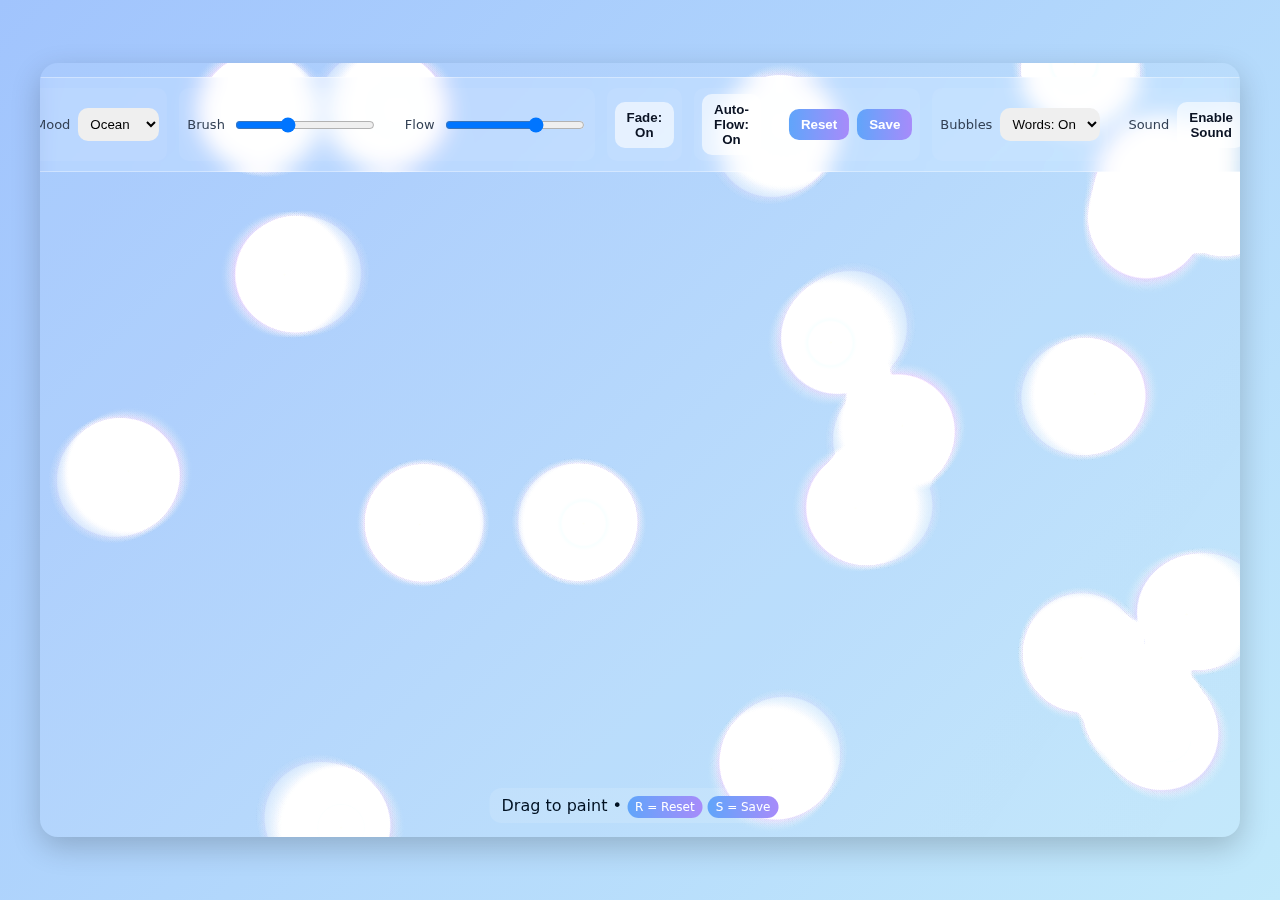
<file: games/game2.html>
<!doctype html>
<html lang="en">
<head>
  <meta charset="utf-8" />
  <title>Color Flow — Merged (d.html brush + k.html features)</title>
  <meta name="viewport" content="width=device-width, initial-scale=1" />
  <style>
    :root {
      --bg1: #a1c4fd;
      --bg2: #c2e9fb;
      --glass: rgba(255,255,255,0.18);
      --glass-stroke: rgba(255,255,255,0.35);
      --shadow: 0 10px 30px rgba(0,0,0,0.20);
      --muted: #334155;
      --accent: #fff;
    }
    *{box-sizing:border-box}
    body{
      margin:0;height:100vh;overflow:hidden;
      font-family: 'Poppins', system-ui, -apple-system, "Segoe UI", Roboto, "Helvetica Neue", Arial;
      background: linear-gradient(135deg,var(--bg1),var(--bg2));
      -webkit-font-smoothing:antialiased; -moz-osx-font-smoothing:grayscale;
      display:flex;align-items:center;justify-content:center;
    }

    /* Canvas area styled like d.html */
    .stage-wrap{position:relative;width:min(1200px,94%);height:min(820px,86vh);border-radius:18px;box-shadow:var(--shadow);overflow:hidden}
    canvas{width:100%;height:100%;display:block;border-radius:14px;background:rgba(255,255,255,0.02);cursor:crosshair;touch-action:none}

    /* HUD: k.html features (top overlay) */
    .hud{
      position:absolute;top:14px;left:50%;transform:translateX(-50%);
      display:flex;gap:12px;padding:10px;border-radius:14px;
      background:var(--glass);border:1px solid var(--glass-stroke);backdrop-filter:blur(10px) saturate(1.1);
      z-index:20;
    }
    .group{display:flex;align-items:center;gap:8px;padding:6px 8px;border-radius:10px;background:rgba(255,255,255,0.06)}
    .label{font-size:13px;color:var(--muted)}
    select,input[type=range]{border-radius:10px;padding:8px;border:none;outline:none}
    input[type=range]{width:140px; height:28px; background:transparent}
    button{padding:8px 12px;border-radius:10px;border:none;background:linear-gradient(90deg,#60a5fa,#a78bfa);color:white;font-weight:700;cursor:pointer}
    button.ghost{background:rgba(255,255,255,0.6);color:#0b1324}
    .bottom-help{position:absolute;left:50%;transform:translateX(-50%);bottom:14px;padding:8px 12px;border-radius:12px;background:rgba(255,255,255,0.12);color:#012;text-shadow:0 1px 1px rgba(255,255,255,0.02)}

    /* small toggles */
    .toggle{padding:6px 10px;border-radius:8px;background:rgba(255,255,255,0.9);color:#072;cursor:pointer}
    .pill{font-size:12px;padding:4px 8px;border-radius:999px;background:linear-gradient(90deg,#60a5fa,#a78bfa);color:#fff}

    @media (max-width:900px){
      .hud{flex-wrap:wrap;gap:8px;padding:8px}
      input[type=range]{width:110px}
      .stage-wrap{height:78vh}
    }
  </style>
</head>
<body>
  <div class="stage-wrap" role="application" aria-label="Color Flow merged canvas">
    <canvas id="canvas" tabindex="0" aria-label="Color painting canvas"></canvas>

    <!-- HUD (k.html features) -->
    <div class="hud" role="toolbar" aria-label="Controls">
      <div class="group">
        <div class="label">Mood</div>
        <select id="mood" aria-label="Mood selector">
          <option value="ocean">Ocean</option>
          <option value="sunset">Sunset</option>
          <option value="aurora">Aurora</option>
          <option value="pastel">Pastel</option>
          <option value="forest">Forest</option>
          <option value="cosmic">Cosmic</option>
        </select>
      </div>

      <div class="group">
        <div class="label">Brush</div>
        <input id="size" type="range" min="8" max="160" value="60" aria-label="Brush size">
      </div>

      <div class="group">
        <div class="label">Flow</div>
        <input id="flow" type="range" min="0" max="100" value="70" aria-label="Flow amount">
      </div>

      <div class="group">
        <button id="toggleFade" class="ghost" aria-pressed="true">Fade: On</button>
      </div>

      <div class="group">
        <button id="toggleAuto" class="ghost" aria-pressed="true">Auto-Flow: On</button>
      </div>

      <div class="group">
        <button id="reset">Reset</button>
        <button id="save">Save</button>
      </div>

      <div class="group">
        <label class="label">Bubbles</label>
        <select id="bubblesToggle" aria-label="Negative word bubbles">
          <option value="on">Words: On</option>
          <option value="off">Words: Off</option>
        </select>
      </div>

      <div class="group">
        <label class="label">Sound</label>
        <button id="soundToggle" class="ghost">Enable Sound</button>
      </div>
    </div>

    <div class="bottom-help">Drag to paint • <span class="pill">R = Reset</span> <span class="pill">S = Save</span></div>
  </div>

<script>
/* ========= Combined behavior =========
 - Painting brush & radial color-pop from d.html (stamping radial gradients, hue cycling)
 - Controls from k.html (mood palettes, brush size, flow, fade toggle, auto-flow, reset, save)
 - Added optional: negative word bubbles and soft pop sound (toggleable)
 - Mobile and desktop pointer/touch friendly
*/

(() => {
  const canvas = document.getElementById('canvas');
  const ctx = canvas.getContext('2d', { alpha: true });
  let dpr = Math.max(1, Math.min(2, window.devicePixelRatio || 1));

  // Controls
  const sizeEl = document.getElementById('size');
  const flowEl = document.getElementById('flow');
  const moodEl = document.getElementById('mood');
  const resetBtn = document.getElementById('reset');
  const saveBtn = document.getElementById('save');
  const fadeBtn = document.getElementById('toggleFade');
  const autoBtn = document.getElementById('toggleAuto');
  const bubblesToggle = document.getElementById('bubblesToggle');
  const soundToggle = document.getElementById('soundToggle');

  // Palettes (from k.html)
  const palettes = {
    ocean:  ['#22d3ee','#60a5fa','#818cf8','#38bdf8','#06b6d4','#3b82f6'],
    sunset: ['#f472b6','#f59e0b','#fb7185','#f97316','#f43f5e','#fbbf24'],
    aurora: ['#34d399','#22d3ee','#a78bfa','#10b981','#06b6d4','#8b5cf6'],
    pastel: ['#fbcfe8','#bfdbfe','#e9d5ff','#fde68a','#bbf7d0','#fecdd3'],
    forest: ['#065f46','#10b981','#84cc16','#22c55e','#047857','#16a34a'],
    cosmic: ['#7c3aed','#06b6d4','#0ea5e9','#94a3b8','#1d4ed8','#0f172a']
  };

  let mood = moodEl.value;
  let brushSize = +sizeEl.value;
  let flow = +flowEl.value/100;
  let fading = true;
  let autoFlow = true;
  let bubblesOn = (bubblesToggle.value === 'on');
  let soundEnabled = false;
  let audioCtx=null, popBuffer=null, ambientAudio=null;

  // Negative words

  // Canvas resizing
  function resize(){
    const rect = canvas.parentElement.getBoundingClientRect();
    const w = Math.max(300, rect.width);
    const h = Math.max(300, rect.height);
    dpr = Math.max(1, Math.min(2, window.devicePixelRatio || 1));
    canvas.width = Math.floor(w * dpr);
    canvas.height = Math.floor(h * dpr);
    canvas.style.width = w + 'px';
    canvas.style.height = h + 'px';
    ctx.setTransform(dpr,0,0,dpr,0,0);
    softBackground();
  }
  window.addEventListener('resize', resize);
  resize();

  // brush state
  let painting = false;
  let last = null;
  let hue = 0;
  let frame = 0;

  function rotateHue(hex, deg){
    // small helper to rotate hue — used in k.html; simplified
    // convert hex to rgb
    hex = hex.replace('#','');
    if(hex.length===3) hex = hex.split('').map(c=>c+c).join('');
    const r = parseInt(hex.slice(0,2),16), g = parseInt(hex.slice(2,4),16), b = parseInt(hex.slice(4,6),16);
    // rgb->hsl
    const R=r/255,G=g/255,B=b/255;
    const max=Math.max(R,G,B), min=Math.min(R,G,B);
    let h=0,s=0,l=(max+min)/2;
    if(max!==min){
      const d=max-min;
      s = l>0.5 ? d/(2-max-min) : d/(max+min);
      switch(max){
        case R: h = (G-B)/d + (G<B?6:0); break;
        case G: h = (B-R)/d + 2; break;
        case B: h = (R-G)/d + 4; break;
      }
      h /= 6;
    }
    h = (h*360 + deg)%360; if(h<0) h+=360; h/=360;
    // hsl->rgb
    if(s===0){ const v=Math.round(l*255); return `rgb(${v},${v},${v})`; }
    const hue2rgb = (p,q,t)=>{ if(t<0) t+=1; if(t>1) t-=1; if(t<1/6) return p+(q-p)*6*t; if(t<1/2) return q; if(t<2/3) return p+(q-p)*(2/3 - t)*6; return p; }
    const q = l < 0.5 ? l*(1+s) : l+s-l*s;
    const p = 2*l-q;
    const rF = hue2rgb(p,q,h+1/3), gF = hue2rgb(p,q,h), bF = hue2rgb(p,q,h-1/3);
    return `rgb(${Math.round(rF*255)},${Math.round(gF*255)},${Math.round(bF*255)})`;
  }

  // d.html brush stamping (radial gradient blobs that blend)
  function dab(x,y,px,py,pressure=1){
    hue = (hue + 1.2) % 360;
    const w = Math.max(4, brushSize * (0.6 + pressure*0.6));
    const baseColor = `hsla(${Math.round(hue)}, 88%, ${68 - Math.min(20, flow*32)}%, ${0.88})`;
    const pal = palettes[mood];
    const palColorHex = pal[Math.floor((x+y+frame) % pal.length)];
    const palColor = rotateHue(palColorHex, hue * 0.25);
    const gx = (x + (px ?? x)) / 2;
    const gy = (y + (py ?? y)) / 2;
    const grad = ctx.createRadialGradient(gx, gy, 0, gx, gy, w);
    grad.addColorStop(0, baseColor);
    grad.addColorStop(Math.max(0.2, 0.85 - flow*0.7), palColor);
    grad.addColorStop(1, 'rgba(255,255,255,0)');
    ctx.globalCompositeOperation = flow > 0.18 ? 'lighter' : 'source-over';
    ctx.globalAlpha = 0.12 + Math.min(0.6, flow*0.34);
    ctx.fillStyle = grad;
    if(px != null && py != null){
      const dx = x - px, dy = y - py;
      const len = Math.max(1, Math.hypot(dx,dy));
      const step = Math.max(1, Math.floor(w * 0.45));
      for(let i=0;i<=len;i+=step){
        const t = i/len;
        const ix = px + dx*t, iy = py + dy*t;
        ctx.beginPath(); ctx.arc(ix, iy, w, 0, Math.PI*2); ctx.fill();
      }
    } else {
      ctx.beginPath(); ctx.arc(x, y, w, 0, Math.PI*2); ctx.fill();
    }
    ctx.globalAlpha = 1;
  }

  // soft fade (k.html style)
  function softFade(){
    if(!fading) return;
    const wCSS = canvas.width / dpr, hCSS = canvas.height / dpr;
    ctx.save();
    ctx.globalCompositeOperation = 'destination-out';
    ctx.globalAlpha = 0.035;
    ctx.fillStyle = '#000';
    ctx.fillRect(0,0,wCSS,hCSS);
    ctx.restore();
  }

  // auto particles (k.html)
  const particles = Array.from({length: 22}, () => ({
    x: Math.random()*canvas.clientWidth,
    y: Math.random()*canvas.clientHeight,
    vx: (Math.random()-0.5)*0.4,
    vy: (Math.random()-0.5)*0.4,
    t: Math.random()*1000
  }));

  function tick(){
    frame++;
    softFade();

    if(autoFlow){
      for(const p of particles){
        p.t += 0.004 + Math.random()*0.002;
        p.vx += (Math.sin(p.t*2) * 0.02);
        p.vy += (Math.cos(p.t*2) * 0.02);
        p.vx *= 0.985; p.vy *= 0.985;
        const ox = p.x, oy = p.y;
        p.x += p.vx + Math.sin(p.t)*0.3;
        p.y += p.vy + Math.cos(p.t)*0.3;
        if(p.x < -40) p.x = canvas.clientWidth + 40;
        if(p.x > canvas.clientWidth + 40) p.x = -40;
        if(p.y < -40) p.y = canvas.clientHeight + 40;
        if(p.y > canvas.clientHeight + 40) p.y = -40;
        dab(p.x, p.y, ox, oy, 0.78);
      }
    }
    requestAnimationFrame(tick);
  }
  requestAnimationFrame(tick);

  // pointer handling (touch & mouse)
  function getLocal(e){
    const r = canvas.getBoundingClientRect();
    if(e.touches && e.touches[0]){ const t=e.touches[0]; return {x:t.clientX - r.left, y:t.clientY - r.top, pressure: t.force || 0.7}; }
    return {x: e.clientX - r.left, y: e.clientY - r.top, pressure: e.pressure || 0.8};
  }
  function startPaint(e){
    const p = getLocal(e); painting = true; last = p; dab(p.x,p.y,null,null,p.pressure); startAmbient(); e.preventDefault();
  }
  function movePaint(e){
    if(!painting) return;
    const p = getLocal(e); dab(p.x,p.y,last.x,last.y,p.pressure); last = p; e.preventDefault();
  }
  function endPaint(){ painting = false; last = null; }

  canvas.addEventListener('pointerdown', startPaint);
  canvas.addEventListener('pointermove', movePaint);
  window.addEventListener('pointerup', endPaint);
  canvas.addEventListener('touchstart', startPaint, {passive:false});
  canvas.addEventListener('touchmove', movePaint, {passive:false});
  window.addEventListener('touchend', endPaint);

  // Reset & save
  function softBackground(){
    // subtle light neutral base like d.html
    const w = canvas.width / dpr, h = canvas.height / dpr;
    ctx.save();
    ctx.globalCompositeOperation = 'source-over';
    const g = ctx.createLinearGradient(0,0,w,h);
    g.addColorStop(0, 'rgba(255,255,255,0.06)');
    g.addColorStop(1, 'rgba(255,255,255,0.02)');
    ctx.fillStyle = g;
    ctx.fillRect(0,0,w,h);
    ctx.restore();
  }
  resetBtn.addEventListener('click', () => { softBackground(); });

  saveBtn.addEventListener('click', () => {
    const link = document.createElement('a');
    link.download = `colorflow-${mood}-${Date.now()}.png`;
    link.href = canvas.toDataURL('image/png');
    link.click();
  });

  // keyboard shortcuts
  window.addEventListener('keydown', (e)=>{
    if(e.key.toLowerCase()==='r') resetBtn.click();
    if(e.key.toLowerCase()==='s') saveBtn.click();
  });

  // Controls wiring
  sizeEl.addEventListener('input', e => { brushSize = +e.target.value; });
  flowEl.addEventListener('input', e => { flow = +e.target.value / 100; });
  moodEl.addEventListener('change', e => { mood = e.target.value; });
  fadeBtn.addEventListener('click', () => { fading = !fading; fadeBtn.textContent = `Fade: ${fading ? 'On' : 'Off'}`; fadeBtn.setAttribute('aria-pressed', String(fading)); });
  autoBtn.addEventListener('click', () => { autoFlow = !autoFlow; autoBtn.textContent = `Auto-Flow: ${autoFlow ? 'On' : 'Off'}`; autoBtn.setAttribute('aria-pressed', String(autoFlow)); });
  bubblesToggle.addEventListener('change', e => { bubblesOn = e.target.value === 'on'; });

  // Ambient audio & pop sound
  async function ensureAudio(){
    if(audioCtx) return;
    audioCtx = new (window.AudioContext || window.webkitAudioContext)();
    try{
      // preload pop sound (pixabay small mp3)
      const resp = await fetch('https://cdn.pixabay.com/download/audio/2022/03/15/audio_74fbbd14d5.mp3?filename=pop-94319.mp3');
      const arr = await resp.arrayBuffer();
      popBuffer = await audioCtx.decodeAudioData(arr);
    }catch(e){ popBuffer = null; }
  }
  function startAmbient(){
    if(!soundEnabled) return;
    if(ambientAudio) return;
    ambientAudio = new Audio('https://cdn.pixabay.com/download/audio/2022/03/15/audio_8b285adf35.mp3?filename=relaxing-piano-112191.mp3');
    ambientAudio.loop = true; ambientAudio.volume = 0.18; ambientAudio.play().catch(()=>{});
  }
  soundToggle.addEventListener('click', async ()=>{
    soundEnabled = !soundEnabled;
    soundToggle.textContent = soundEnabled ? 'Disable Sound' : 'Enable Sound';
    if(soundEnabled){ await ensureAudio(); startAmbient(); } else { if(ambientAudio){ ambientAudio.pause(); ambientAudio=null; } }
  });

  function playPop(){
    if(!soundEnabled) return;
    if(!audioCtx) return;
    if(popBuffer){
      const s = audioCtx.createBufferSource(); s.buffer = popBuffer;
      const g = audioCtx.createGain(); g.gain.value = 0.28;
      s.connect(g); g.connect(audioCtx.destination); s.start();
    } else {
      const o = audioCtx.createOscillator(); const g = audioCtx.createGain();
      o.type='triangle'; o.frequency.value = 900; g.gain.value = 0.0001;
      o.connect(g); g.connect(audioCtx.destination); o.start();
      const now = audioCtx.currentTime;
      g.gain.exponentialRampToValueAtTime(0.06, now + 0.01);
      g.gain.exponentialRampToValueAtTime(0.0001, now + 0.25);
      o.stop(now + 0.3);
    }
  }

  // Negative word bubbles (optional) — spawn a few floating words user can tap to 'pop'
  const bubbles = [];
  function spawnBubble(){
    if(!bubblesOn) return;
    const w = canvas.clientWidth, h = canvas.clientHeight;
    const text = negativeWords[Math.floor(Math.random()*negativeWords.length)];
    const fontSize = 14 + Math.random()*10;
    const x = Math.random()*(w - 120) + 60, y = h + (20 + Math.random()*40);
    const vy = 30 + Math.random()*60;
    const hue = 200 + Math.random()*100;
    bubbles.push({x,y,vy,fontSize,text,hue,alpha:0.95});
  }
  canvas.addEventListener('click', (e) => {
    const r = canvas.getBoundingClientRect();
    const cx = e.clientX - r.left, cy = e.clientY - r.top;
    // check bubbles first
    for(let i=bubbles.length-1;i>=0;i--){
      const b = bubbles[i];
      // approximate hitbox
      const bw = ctx.measureText(b.text).width + 28;
      const bh = b.fontSize + 18;
      if(cx > b.x - bw/2 && cx < b.x + bw/2 && cy > b.y - bh/2 && cy < b.y + bh/2){
        // pop
        bubbles.splice(i,1);
        playPop();
        // subtle affirmative flash
        ctx.save(); ctx.fillStyle = 'rgba(255,255,255,0.06)'; ctx.fillRect(b.x-40, b.y-28, bw+80, bh+24); ctx.restore();
        return;
      }
    }
  });

  function updateBubbles(dt){
    for(let i=bubbles.length-1;i>=0;i--){
      const b = bubbles[i];
      b.y -= b.vy * dt;
      b.x += Math.sin((Date.now() + i*100)/800) * 0.4;
      if(b.y < -60) bubbles.splice(i,1);
    }
  }
  function drawBubbles(){
    for(const b of bubbles){
      // glow
      const gr = ctx.createRadialGradient(b.x, b.y, 0, b.x, b.y, 40 + b.fontSize);
      gr.addColorStop(0, `hsla(${b.hue},90%,75%,${b.alpha})`);
      gr.addColorStop(1, `hsla(${b.hue},90%,65%,0)`);
      ctx.beginPath(); ctx.fillStyle = gr; ctx.arc(b.x, b.y, 32 + b.fontSize, 0, Math.PI*2); ctx.fill();
      // label
      ctx.fillStyle = 'rgba(255,255,255,0.95)';
      ctx.font = `${b.fontSize}px Poppins, system-ui`;
      ctx.textAlign = 'center';
      ctx.textBaseline = 'middle';
      ctx.fillText(b.text, b.x, b.y);
    }
  }

  // Main loop for bubbles and frame count
  let lastTime = 0;
  function mainLoop(t){
    if(!lastTime) lastTime = t;
    const dt = Math.min(0.032, (t - lastTime)/1000);
    lastTime = t;
    frame++;
    hue = (hue + 0.4) % 360;

    // periodic bubble spawn
    if(bubblesOn && Math.random() < 0.016) spawnBubble();
    updateBubbles(dt);

    // draw bubbles on top of painting (they are independent)
    // Note: painting already handled by brush stamps & softFade function
    // We'll simply redraw bubbles here (they overlay)
    drawBubbles();

    requestAnimationFrame(mainLoop);
  }
  requestAnimationFrame(mainLoop);

  // soft fade tick (interval) to mimic k.html's behavior
  setInterval(() => { if(fading) softFade(); }, 1400);

  // initial soft background like d.html
  (function initBackground(){
    const w = canvas.width / dpr, h = canvas.height / dpr;
    ctx.fillStyle = 'rgba(255,255,255,0.03)';
    ctx.fillRect(0,0,w,h);
  })();

  // start ambient on first gesture
  function startAmbient(){ if(!soundEnabled) return; startAmbientMusic(); }
  async function startAmbientMusic(){
    if(ambientAudio) return;
    ambientAudio = new Audio('https://cdn.pixabay.com/download/audio/2022/03/15/audio_8b285adf35.mp3?filename=relaxing-piano-112191.mp3');
    ambientAudio.loop = true; ambientAudio.volume = 0.18; ambientAudio.play().catch(()=>{});
  }

  // expose debug
  window.__colorflow = { dab, palettes, canvas };

})();
</script>
</body>
</html>
</file>
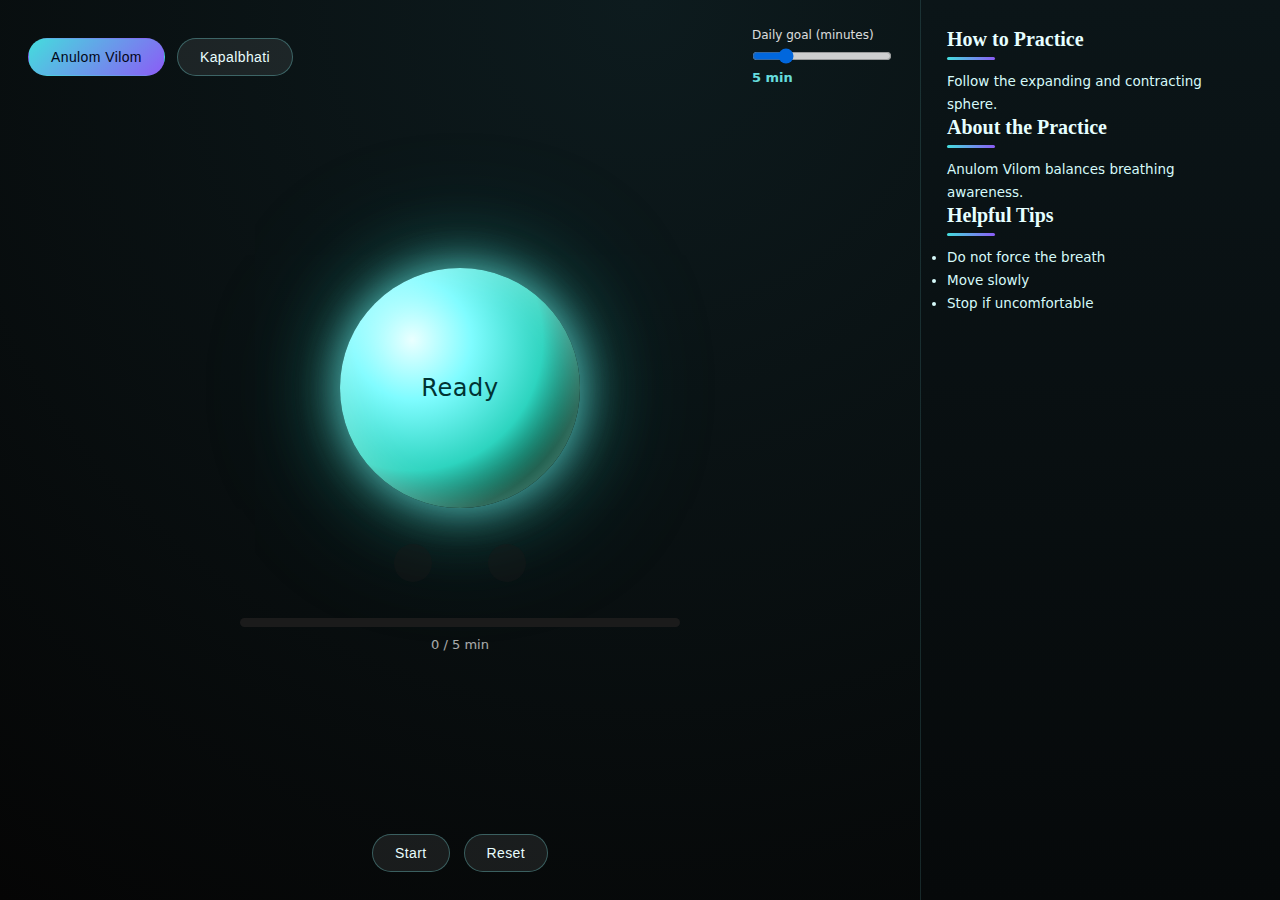
<file: games/game3.html>
<!DOCTYPE html>
<html lang="en">
<head>
<meta charset="UTF-8" />
<meta name="viewport" content="width=device-width, initial-scale=1.0"/>
<title>breathewell</title>

<style>
* {
  box-sizing: border-box;
  margin: 0;
  padding: 0;
  -webkit-font-smoothing: antialiased;
  -moz-osx-font-smoothing: grayscale;
}

html, body {
  width: 100%;
  height: 100%;
  background: radial-gradient(circle at top, #0d1b1e, #050505);
  color: #fff;
  font-family: -apple-system, BlinkMacSystemFont, "Inter", "Segoe UI", Roboto, system-ui, sans-serif;
}

.app {
  height: 100%;
  display: grid;
  grid-template-columns: 1fr 360px;
}

.main {
  display: flex;
  flex-direction: column;
  justify-content: space-between;
  padding: 28px;
}

.top {
  display: flex;
  justify-content: space-between;
  align-items: center;
}

.modes {
  display: flex;
  gap: 12px;
}

button {
  background: rgba(255,255,255,0.08);
  color: #e8fdfd;
  border: 1px solid rgba(120,220,220,0.35);
  padding: 10px 22px;
  border-radius: 999px;
  cursor: pointer;
  font-size: 14px;
  font-weight: 500;
  letter-spacing: 0.4px;
}

button.active {
  background: linear-gradient(135deg, #4dd, #8b5cf6);
  color: #020617;
  border-color: transparent;
}

.goal {
  display: flex;
  flex-direction: column;
  gap: 6px;
  font-size: 12px;
  opacity: 0.85;
}

.goal input {
  width: 140px;
}

#goalLabel {
  font-size: 13px;
  font-weight: 600;
  color: #7ff;
}

.center {
  flex: 1;
  display: flex;
  flex-direction: column;
  justify-content: center;
  align-items: center;
  gap: 36px;
}

.circle {
  width: 240px;
  height: 240px;
  border-radius: 50%;
  background: radial-gradient(circle at 30% 30%, #eaffff, #7ffcff 25%, #2dd4bf 55%, #064e3b 75%);
  display: flex;
  align-items: center;
  justify-content: center;
  transition: transform 3s ease;
  box-shadow:
    0 0 40px rgba(127,255,255,0.6),
    0 0 80px rgba(45,212,191,0.45),
    0 0 140px rgba(45,212,191,0.25),
    inset 0 0 40px rgba(255,255,255,0.35);
}

.label {
  font-size: 24px;
  font-weight: 500;
  letter-spacing: 0.6px;
  color: #033;
}

.nostrils {
  display: flex;
  gap: 56px;
}

.nostril {
  width: 38px;
  height: 38px;
  border-radius: 50%;
  background: #1a1a1a;
  opacity: 0.4;
}

.nostril.active {
  background: linear-gradient(135deg, #4dd, #8b5cf6);
  opacity: 1;
}

.progress-wrap {
  width: 100%;
  max-width: 440px;
}

.progress-bar {
  height: 9px;
  background: #1b1b1b;
  border-radius: 999px;
  overflow: hidden;
}

.progress {
  height: 100%;
  width: 0%;
  background: linear-gradient(90deg, #4dd, #8b5cf6);
  transition: width 0.4s ease;
}

.progress-text {
  margin-top: 10px;
  font-size: 13px;
  opacity: 0.65;
  text-align: center;
}

.footer {
  display: flex;
  justify-content: center;
  gap: 14px;
}

.side {
  background: linear-gradient(180deg, #0b1518, #06090a);
  border-left: 1px solid rgba(120,220,220,0.15);
  padding: 28px 26px;
  overflow-y: auto;
}

.side h3 {
  font-family: "Playfair Display", Georgia, serif;
  font-size: 20px;
  margin-bottom: 10px;
  color: #e6ffff;
}

.side h3::after {
  content: "";
  display: block;
  width: 48px;
  height: 3px;
  margin-top: 6px;
  background: linear-gradient(90deg, #4dd, #8b5cf6);
  border-radius: 4px;
}

.side p, .side li {
  font-size: 13.5px;
  line-height: 1.7;
  color: #d6fafa;
}
</style>
</head>

<body>
<div class="app">

  <div class="main">
    <div class="top">
      <div class="modes">
        <button id="anulomBtn" class="active">Anulom Vilom</button>
        <button id="kapalBtn">Kapalbhati</button>
      </div>
      <div class="goal">
        Daily goal (minutes)
        <input type="range" min="1" max="20" value="5" id="goalInput">
        <span id="goalLabel">5 min</span>
      </div>
    </div>

    <div class="center">
      <div class="circle" id="circle">
        <div class="label" id="label">Ready</div>
      </div>
      <div class="nostrils">
        <div class="nostril" id="left"></div>
        <div class="nostril" id="right"></div>
      </div>
      <div class="progress-wrap">
        <div class="progress-bar">
          <div class="progress" id="progress"></div>
        </div>
        <div class="progress-text" id="progressText">0 / 5 min</div>
      </div>
    </div>

    <div class="footer">
      <button id="startBtn">Start</button>
      <button id="resetBtn">Reset</button>
    </div>
  </div>

  <div class="side">
    <h3>How to Practice</h3>
    <p id="howText">Follow the expanding and contracting sphere.</p>

    <h3>About the Practice</h3>
    <p id="infoText">Anulom Vilom balances breathing awareness.</p>

    <h3>Helpful Tips</h3>
    <ul id="tipsList">
      <li>Do not force the breath</li>
      <li>Move slowly</li>
      <li>Stop if uncomfortable</li>
    </ul>
  </div>

</div>

<script>
let mode = "anulom";
let running = false;
let step = 0;
let timer = null;
let elapsed = 0;
let goalMinutes = 5;

const circle = document.getElementById("circle");
const label = document.getElementById("label");
const left = document.getElementById("left");
const right = document.getElementById("right");
const progress = document.getElementById("progress");
const progressText = document.getElementById("progressText");
const goalInput = document.getElementById("goalInput");
const goalLabel = document.getElementById("goalLabel");
const howText = document.getElementById("howText");
const infoText = document.getElementById("infoText");
const tipsList = document.getElementById("tipsList");

document.getElementById("startBtn").onclick = () => running ? stop() : start();
document.getElementById("resetBtn").onclick = resetSession;
document.getElementById("anulomBtn").onclick = () => switchMode("anulom");
document.getElementById("kapalBtn").onclick = () => switchMode("kapal");

goalInput.oninput = () => {
  goalMinutes = goalInput.value;
  goalLabel.innerText = `${goalMinutes} min`;
  updateProgress();
};

function switchMode(m) {
  resetSession();
  mode = m;

  document.getElementById("anulomBtn").classList.toggle("active", m === "anulom");
  document.getElementById("kapalBtn").classList.toggle("active", m === "kapal");

  if (m === "anulom") {
    howText.innerText =
      "Inhale through one nostril as shown. Hold gently. Exhale through the other nostril. Alternate sides.";
    infoText.innerText =
      "Anulom Vilom is traditionally practiced to support calmness and balanced breathing.";
    tipsList.innerHTML = `
      <li>Keep the breath smooth</li>
      <li>Do not rush the hold</li>
      <li>Practice in a quiet place</li>`;
  } else {
    howText.innerText =
      "Actively exhale as the sphere contracts. Allow the inhale to happen naturally.";
    infoText.innerText =
      "Kapalbhati involves short, active exhales and passive inhales.";
    tipsList.innerHTML = `
      <li>Avoid forceful strain</li>
      <li>Maintain a comfortable rhythm</li>
      <li>Stop if you feel dizzy</li>`;
  }

  label.innerText = "Ready";
}

function start() {
  running = true;
  document.getElementById("startBtn").innerText = "Pause";
  tick();
  mode === "anulom" ? anulomLoop() : kapalLoop();
}

function stop() {
  running = false;
  clearTimeout(timer);
  document.getElementById("startBtn").innerText = "Start";
}

function resetSession() {
  stop();
  elapsed = 0;
  step = 0;
  label.innerText = "Ready";
  circle.style.transform = "scale(1)";
  left.classList.remove("active");
  right.classList.remove("active");
  updateProgress();
}

function tick() {
  if (!running) return;
  elapsed++;
  updateProgress();
  setTimeout(tick, 1000);
}

function updateProgress() {
  const total = goalMinutes * 60;
  progress.style.width = `${Math.min(elapsed / total * 100, 100)}%`;
  progressText.innerText = `${Math.floor(elapsed / 60)} / ${goalMinutes} min`;
}

function anulomLoop() {
  if (!running) return;
  const seq = [
    { t: "Inhale", s: 1.25, n: left },
    { t: "Hold", s: 1.25 },
    { t: "Exhale", s: 0.9, n: right },
    { t: "Inhale", s: 1.25, n: right },
    { t: "Hold", s: 1.25 },
    { t: "Exhale", s: 0.9, n: left }
  ];
  left.classList.remove("active");
  right.classList.remove("active");
  const c = seq[step % seq.length];
  label.innerText = c.t;
  circle.style.transform = `scale(${c.s})`;
  if (c.n) c.n.classList.add("active");
  step++;
  timer = setTimeout(anulomLoop, 3000);
}

function kapalLoop() {
  if (!running) return;
  label.innerText = "Exhale";
  circle.style.transform = "scale(0.85)";
  left.classList.add("active");
  right.classList.add("active");
  timer = setTimeout(() => {
    label.innerText = "Inhale";
    circle.style.transform = "scale(1)";
    timer = setTimeout(kapalLoop, 900);
  }, 400);
}
</script>
</body>
</html>
</file>
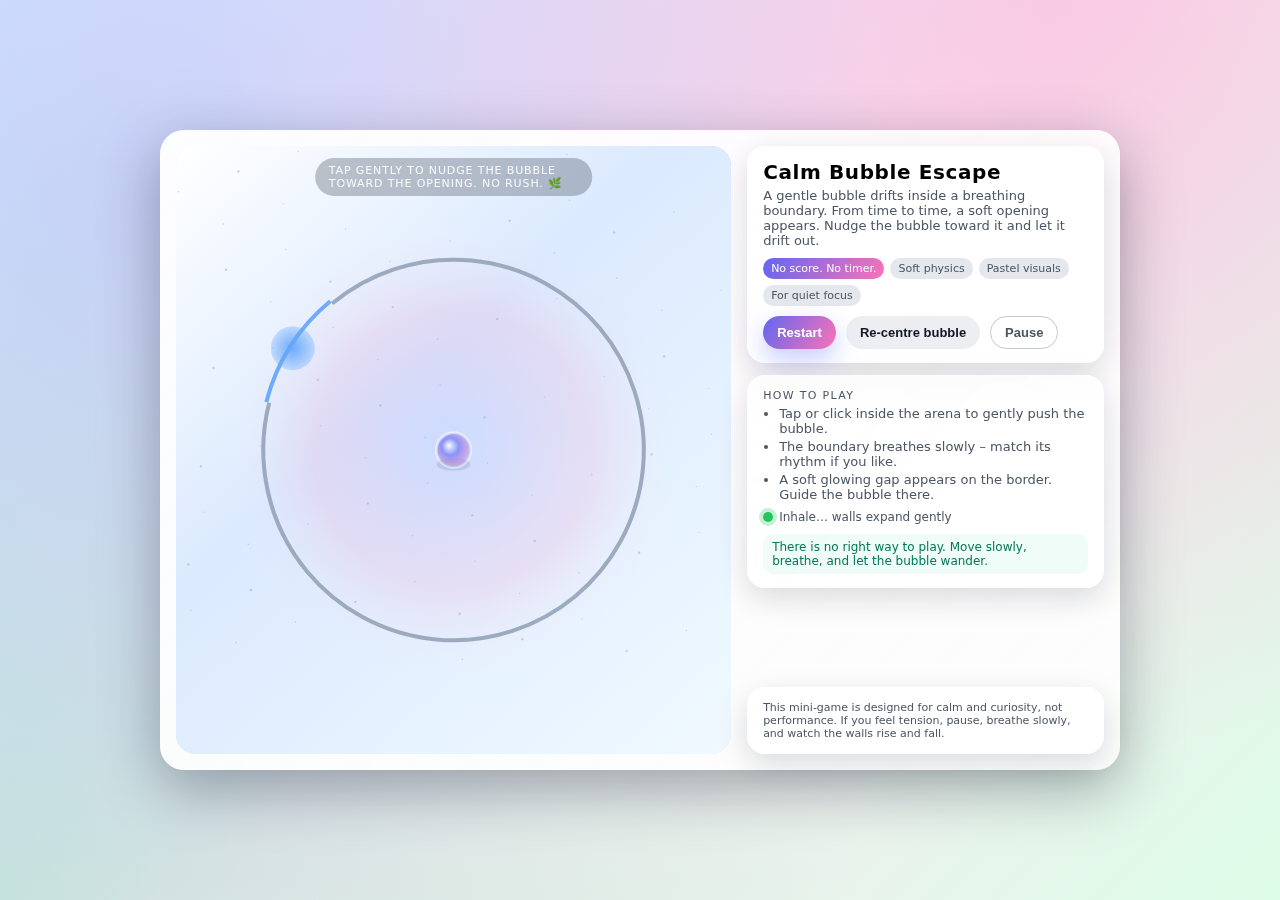
<file: games/star.html>
<!doctype html>
<html lang="en">
<head>
  <meta charset="UTF-8" />
  <title>Calm Bubble Escape – Stress Relief Mini-Game</title>
  <meta name="viewport" content="width=device-width, initial-scale=1" />
  <style>
    :root {
      --bg1: #dbeafe;
      --bg2: #fce7f3;
      --bg3: #dcfce7;
      --card: rgba(255, 255, 255, 0.85);
      --card-soft: rgba(255, 255, 255, 0.7);
      --accent: #6366f1;
      --accent-soft: #f973b6;
      --text-main: #111827;
      --text-soft: #4b5563;
    }

    * {
      box-sizing: border-box;
      margin: 0;
      padding: 0;
    }

    body {
      min-height: 100vh;
      display: flex;
      align-items: center;
      justify-content: center;
      font-family: system-ui, -apple-system, BlinkMacSystemFont, "SF Pro Text",
      "Segoe UI", Roboto, sans-serif;
      background:
        radial-gradient(circle at 12% 20%, rgba(129, 140, 248, 0.25), transparent 55%),
        radial-gradient(circle at 82% 0%, rgba(244, 114, 182, 0.25), transparent 55%),
        radial-gradient(circle at 0% 100%, rgba(52, 211, 153, 0.25), transparent 55%),
        linear-gradient(135deg, var(--bg1), var(--bg2), var(--bg3));
      -webkit-font-smoothing: antialiased;
    }

    .shell {
      width: min(960px, 96%);
      height: min(640px, 90vh);
      display: grid;
      grid-template-columns: minmax(0, 1.4fr) minmax(260px, 0.9fr);
      gap: 16px;
      padding: 16px;
      border-radius: 24px;
      background: linear-gradient(
        135deg,
        rgba(255, 255, 255, 0.96),
        rgba(255, 255, 255, 0.86)
      );
      box-shadow: 0 18px 60px rgba(15, 23, 42, 0.35);
      backdrop-filter: blur(14px);
    }

    @media (max-width: 860px) {
      .shell {
        height: auto;
        grid-template-columns: 1fr;
      }
    }

    .stage-wrap {
      position: relative;
      border-radius: 20px;
      overflow: hidden;
      background:
        radial-gradient(circle at 15% 15%, rgba(255,255,255,0.95), transparent 55%),
        radial-gradient(circle at 80% 10%, rgba(129,140,248,0.28), transparent 70%),
        radial-gradient(circle at 10% 80%, rgba(52,211,153,0.25), transparent 65%),
        linear-gradient(135deg, #c7d2fe, #f9d0ff);
    }

    canvas {
      display: block;
      width: 100%;
      height: 100%;
      touch-action: none;
      cursor: pointer;
    }

    .stage-hint {
      position: absolute;
      top: 12px;
      left: 50%;
      transform: translateX(-50%);
      padding: 6px 14px;
      border-radius: 999px;
      background: rgba(15,23,42,0.25);
      color: #f9fafb;
      font-size: 11px;
      letter-spacing: 0.08em;
      text-transform: uppercase;
      pointer-events: none;
    }

    .side {
      display: flex;
      flex-direction: column;
      gap: 12px;
    }

    .card {
      padding: 14px 16px;
      border-radius: 18px;
      background: var(--card);
      box-shadow: 0 10px 30px rgba(15, 23, 42, 0.15);
    }

    .card-soft {
      background: var(--card-soft);
      backdrop-filter: blur(12px);
    }

    h1 {
      font-size: 20px;
      font-weight: 700;
      letter-spacing: 0.03em;
      margin-bottom: 4px;
    }

    .subtitle {
      font-size: 13px;
      color: var(--text-soft);
    }

    .pill-row {
      display: flex;
      flex-wrap: wrap;
      gap: 6px;
      margin-top: 10px;
    }

    .pill {
      padding: 4px 8px;
      border-radius: 999px;
      font-size: 11px;
      background: rgba(148, 163, 184, 0.25);
      color: var(--text-soft);
    }

    .pill-strong {
      background: linear-gradient(120deg, #6366f1, #f973b6);
      color: #f9fafb;
    }

    .btn-row {
      display: flex;
      flex-wrap: wrap;
      gap: 10px;
      margin-top: 10px;
    }

    button {
      border-radius: 999px;
      border: none;
      font-size: 13px;
      padding: 8px 14px;
      font-weight: 600;
      cursor: pointer;
      transition: transform 0.15s ease, box-shadow 0.15s ease, background 0.15s ease;
    }

    .btn-primary {
      background: linear-gradient(120deg, #6366f1, #f973b6);
      color: white;
      box-shadow: 0 10px 25px rgba(129, 140, 248, 0.45);
    }

    .btn-secondary {
      background: rgba(148, 163, 184, 0.18);
      color: var(--text-main);
    }

    .btn-ghost {
      background: transparent;
      border: 1px solid rgba(148, 163, 184, 0.6);
      color: var(--text-soft);
    }

    button:hover {
      transform: translateY(-1px);
      box-shadow: 0 12px 30px rgba(148, 163, 184, 0.4);
    }

    button:active {
      transform: translateY(0);
      box-shadow: none;
    }

    .small-label {
      font-size: 11px;
      text-transform: uppercase;
      letter-spacing: 0.12em;
      margin-bottom: 4px;
      color: var(--text-soft);
    }

    .hint-list {
      font-size: 13px;
      color: var(--text-soft);
      margin-left: 16px;
      margin-top: 4px;
    }

    .hint-list li + li {
      margin-top: 3px;
    }

    .status {
      margin-top: 8px;
      font-size: 12px;
      padding: 6px 9px;
      border-radius: 10px;
      background: rgba(52,211,153,0.08);
      color: #047857;
    }

    .status.error {
      background: rgba(248, 113, 113, 0.1);
      color: #b91c1c;
    }

    .breath-indicator {
      display: inline-flex;
      align-items: center;
      gap: 6px;
      margin-top: 8px;
      font-size: 12px;
      color: var(--text-soft);
    }

    .breath-dot {
      width: 10px;
      height: 10px;
      border-radius: 999px;
      background: #22c55e;
      box-shadow: 0 0 0 4px rgba(34,197,94,0.25);
    }

    .breath-dot.exhale {
      background: #38bdf8;
      box-shadow: 0 0 0 4px rgba(56,189,248,0.25);
    }

    .footer-text {
      margin-top: auto;
      font-size: 11px;
      color: var(--text-soft);
    }
  </style>
</head>
<body>
  <div class="shell">
    <!-- Game area -->
    <div class="stage-wrap">
      <canvas id="gameCanvas"></canvas>
      <div class="stage-hint">
        Tap gently to nudge the bubble toward the opening. No rush. 🌿
      </div>
    </div>

    <!-- Sidebar -->
    <aside class="side">
      <div class="card">
        <h1>Calm Bubble Escape</h1>
        <p class="subtitle">
          A gentle bubble drifts inside a breathing boundary. From time to time,
          a soft opening appears. Nudge the bubble toward it and let it drift out.
        </p>

        <div class="pill-row">
          <span class="pill pill-strong">No score. No timer.</span>
          <span class="pill">Soft physics</span>
          <span class="pill">Pastel visuals</span>
          <span class="pill">For quiet focus</span>
        </div>

        <div class="btn-row">
          <button class="btn-primary" id="restartBtn">Restart</button>
          <button class="btn-secondary" id="recentreBtn">Re-centre bubble</button>
          <button class="btn-ghost" id="pauseBtn">Pause</button>
        </div>
      </div>

      <div class="card card-soft">
        <div class="small-label">How to play</div>
        <ul class="hint-list">
          <li>Tap or click inside the arena to gently push the bubble.</li>
          <li>The boundary breathes slowly – match its rhythm if you like.</li>
          <li>A soft glowing gap appears on the border. Guide the bubble there.</li>
        </ul>

        <div class="breath-indicator">
          <span class="breath-dot" id="breathDot"></span>
          <span id="breathText">Inhale… walls expand gently</span>
        </div>

        <div class="status" id="statusText">
          There is no right way to play. Move slowly, breathe, and let the bubble wander.
        </div>
      </div>

      <div class="card card-soft footer-text">
        This mini-game is designed for calm and curiosity, not performance. If you feel
        tension, pause, breathe slowly, and watch the walls rise and fall.
      </div>
    </aside>
  </div>

  <script>
    const canvas = document.getElementById("gameCanvas");
    const ctx = canvas.getContext("2d");

    let width, height, dpr;
    let cx, cy; // center of arena

    // Bubble state
    const bubble = {
      x: 0,
      y: 0,
      vx: 0,
      vy: 0,
      radius: 16
    };

    // Wall breathing
    let baseRadius = 0;
    let breathPhase = 0;
    const BREATH_PERIOD = 12; // seconds for full inhale + exhale

    // Opening
    let openingAngle = 0;
    let openingHalfSize = Math.PI / 10; // +/- angle
    let openingVisible = true;
    let openingTimer = 0;
    let openingState = "visible"; // "visible" | "hidden"

    // Particles on escape
    const particles = [];

    // Game state
    let lastTime = null;
    let running = true;
    let escaped = false;

    const statusTextEl = document.getElementById("statusText");
    const breathDotEl = document.getElementById("breathDot");
    const breathTextEl = document.getElementById("breathText");
    const restartBtn = document.getElementById("restartBtn");
    const recenterBtn = document.getElementById("recentreBtn");
    const pauseBtn = document.getElementById("pauseBtn");

    function resize() {
      const rect = canvas.getBoundingClientRect();
      width = rect.width;
      height = rect.height;
      dpr = Math.min(2, window.devicePixelRatio || 1);
      canvas.width = width * dpr;
      canvas.height = height * dpr;
      ctx.setTransform(dpr, 0, 0, dpr, 0, 0);

      cx = width / 2;
      cy = height / 2;
      baseRadius = Math.min(width, height) * 0.35;

      if (!escaped) {
        bubble.x = cx;
        bubble.y = cy;
      }
    }

    window.addEventListener("resize", resize);

    function resetGame() {
      escaped = false;
      bubble.x = cx;
      bubble.y = cy;
      bubble.vx = 0;
      bubble.vy = 0;
      breathPhase = 0;
      openingTimer = 0;
      openingState = "visible";
      openingAngle = Math.random() * Math.PI * 2;
      particles.length = 0;
      statusTextEl.textContent =
        "There is no right way to play. Move slowly, breathe, and let the bubble wander.";
      statusTextEl.classList.remove("error");
    }

    function spawnOpeningState() {
      if (openingState === "visible") {
        // after 4–7 seconds visible, hide
        const visibleDur = 4 + Math.random() * 3;
        if (openingTimer > visibleDur) {
          openingState = "hidden";
          openingTimer = 0;
        }
      } else {
        // after 3–5 seconds hidden, show new opening
        const hiddenDur = 3 + Math.random() * 2;
        if (openingTimer > hiddenDur) {
          openingState = "visible";
          openingTimer = 0;
          openingAngle = Math.random() * Math.PI * 2;
        }
      }
      openingVisible = (openingState === "visible");
    }

    function spawnParticles(x, y) {
      const count = 45;
      for (let i = 0; i < count; i++) {
        const angle = Math.random() * Math.PI * 2;
        const speed = 40 + Math.random() * 60;
        particles.push({
          x,
          y,
          vx: Math.cos(angle) * speed,
          vy: Math.sin(angle) * speed,
          life: 0,
          maxLife: 0.8 + Math.random() * 0.5,
          color: `hsla(${180 + Math.random() * 120}, 70%, 65%, 1)`
        });
      }
    }

    function updateParticles(dt) {
      for (let i = particles.length - 1; i >= 0; i--) {
        const p = particles[i];
        p.life += dt;
        p.x += p.vx * dt;
        p.y += p.vy * dt;
        p.vy += 10 * dt; // gentle gravity
        if (p.life > p.maxLife) {
          particles.splice(i, 1);
        }
      }
    }

    function drawParticles() {
      particles.forEach((p) => {
        const alpha = Math.max(0, 1 - p.life / p.maxLife);
        ctx.globalAlpha = alpha;
        ctx.fillStyle = p.color;
        ctx.beginPath();
        ctx.arc(p.x, p.y, 3, 0, Math.PI * 2);
        ctx.fill();
        ctx.globalAlpha = 1;
      });
    }

    function worldToAngle(x, y) {
      const dx = x - cx;
      const dy = y - cy;
      return Math.atan2(dy, dx);
    }

    // Input -> gentle push
    function getCanvasPoint(e) {
      const rect = canvas.getBoundingClientRect();
      let clientX, clientY;
      if (e.touches && e.touches[0]) {
        clientX = e.touches[0].clientX;
        clientY = e.touches[0].clientY;
      } else {
        clientX = e.clientX;
        clientY = e.clientY;
      }
      return {
        x: clientX - rect.left,
        y: clientY - rect.top
      };
    }

    function handleTap(e) {
      if (!running) return;
      if (escaped) return;

      const p = getCanvasPoint(e);
      const dx = bubble.x - p.x;
      const dy = bubble.y - p.y;
      const dist = Math.sqrt(dx * dx + dy * dy) || 1;

      // Normalized direction from tap to bubble
      const nx = dx / dist;
      const ny = dy / dist;

      const strength = 80; // px/sec impulse
      bubble.vx += nx * strength;
      bubble.vy += ny * strength;

      statusTextEl.textContent =
        "Nice. Small, gentle nudges work best. Watch how the bubble drifts.";
    }

    canvas.addEventListener("pointerdown", (e) => {
      e.preventDefault();
      handleTap(e);
    }, { passive: false });

    canvas.addEventListener("touchstart", (e) => {
      e.preventDefault();
      handleTap(e);
    }, { passive: false });

    restartBtn.addEventListener("click", () => {
      resetGame();
    });

    recenterBtn.addEventListener("click", () => {
      bubble.x = cx;
      bubble.y = cy;
      bubble.vx = 0;
      bubble.vy = 0;
      statusTextEl.textContent = "Bubble re-centred. Try a different rhythm this time.";
      statusTextEl.classList.remove("error");
    });

    pauseBtn.addEventListener("click", () => {
      running = !running;
      pauseBtn.textContent = running ? "Pause" : "Resume";
    });

    function update(dt) {
      if (!running) return;

      if (!escaped) {
        // breathing phase
        breathPhase += (2 * Math.PI / BREATH_PERIOD) * dt;
      }

      const tNorm = (Math.sin(breathPhase) + 1) / 2; // 0..1
      const scale = 0.9 + 0.12 * tNorm;
      const wallRadius = baseRadius * scale;

      // update breath UI
      if (Math.cos(breathPhase) > 0) {
        // inhaling
        breathDotEl.classList.remove("exhale");
        breathTextEl.textContent = "Inhale… walls expand gently";
      } else {
        breathDotEl.classList.add("exhale");
        breathTextEl.textContent = "Exhale… walls soften inward";
      }

      // bubble physics
      if (!escaped) {
        bubble.x += bubble.vx * dt;
        bubble.y += bubble.vy * dt;

        // friction
        const friction = 0.92;
        bubble.vx *= friction;
        bubble.vy *= friction;

        // keep bubble roughly near center if completely out
        const dx0 = bubble.x - cx;
        const dy0 = bubble.y - cy;
        const dist0 = Math.sqrt(dx0 * dx0 + dy0 * dy0) || 1;

        // check wall / opening
        const angle = Math.atan2(dy0, dx0);
        const inOpening = openingVisible && angleWithin(angle, openingAngle, openingHalfSize);

        if (dist0 + bubble.radius > wallRadius) {
          if (inOpening) {
            // bubble can cross outwards
            if (dist0 - bubble.radius > wallRadius + 8) {
              // fully escaped
              escaped = true;
              spawnParticles(bubble.x, bubble.y);
              statusTextEl.textContent = "You made it out. Take one slow breath in… and out.";
              statusTextEl.classList.remove("error");
            }
          } else {
            // reflect gently inward
            const overlap = (dist0 + bubble.radius) - wallRadius;
            const nx = dx0 / dist0;
            const ny = dy0 / dist0;
            bubble.x -= nx * overlap;
            bubble.y -= ny * overlap;

            const proj = bubble.vx * nx + bubble.vy * ny;
            if (proj > 0) {
              bubble.vx -= proj * nx * 0.9;
              bubble.vy -= proj * ny * 0.9;
            }
          }
        }
      }

      // opening timer
      openingTimer += dt;
      spawnOpeningState();

      // particles
      updateParticles(dt);
    }

    function angleWithin(a, center, halfSize) {
      // normalize to -PI..PI
      const norm = (x) => {
        while (x > Math.PI) x -= 2 * Math.PI;
        while (x < -Math.PI) x += 2 * Math.PI;
        return x;
      };
      const diff = norm(a - center);
      return Math.abs(diff) <= halfSize;
    }

    function draw() {
      // background sky
      const grad = ctx.createLinearGradient(0, 0, width, height);
      grad.addColorStop(0, "rgba(255,255,255,0.95)");
      grad.addColorStop(0.4, "rgba(219,234,254,0.95)");
      grad.addColorStop(1, "rgba(240,249,255,0.98)");
      ctx.fillStyle = grad;
      ctx.fillRect(0, 0, width, height);

      // small twinkles
      ctx.fillStyle = "rgba(148,163,184,0.45)";
      for (let i = 0; i < 80; i++) {
        const x = (i * 47.3) % width;
        const y = ((i * 91.7) % height) * 0.85;
        const r = (i % 3 === 0 ? 1.2 : 0.7);
        ctx.beginPath();
        ctx.arc(x, y, r, 0, Math.PI * 2);
        ctx.fill();
      }

      // breathing wall
      const tNorm = (Math.sin(breathPhase) + 1) / 2;
      const scale = 0.9 + 0.12 * tNorm;
      const wallRadius = baseRadius * scale;

      // outer glow
      const wallGrad = ctx.createRadialGradient(cx, cy, wallRadius * 0.1, cx, cy, wallRadius * 1.25);
      wallGrad.addColorStop(0, "rgba(129,140,248,0.16)");
      wallGrad.addColorStop(0.55, "rgba(244,114,182,0.13)");
      wallGrad.addColorStop(1, "rgba(255,255,255,0)");
      ctx.fillStyle = wallGrad;
      ctx.beginPath();
      ctx.arc(cx, cy, wallRadius * 1.25, 0, Math.PI * 2);
      ctx.fill();

      // main boundary
      ctx.lineWidth = 4;
      ctx.strokeStyle = "rgba(148,163,184,0.9)";
      ctx.beginPath();

      if (openingVisible) {
        // draw circle with gap
        const start1 = openingAngle + openingHalfSize;
        const end1 = openingAngle - openingHalfSize + Math.PI * 2;
        ctx.arc(cx, cy, wallRadius, start1, end1, false);
      } else {
        ctx.arc(cx, cy, wallRadius, 0, Math.PI * 2);
      }
      ctx.stroke();

      // highlight opening
      if (openingVisible) {
        const glowRadius = wallRadius + 3;
        const start = openingAngle - openingHalfSize;
        const end = openingAngle + openingHalfSize;
        const openGrad = ctx.createRadialGradient(
          cx + Math.cos(openingAngle) * wallRadius,
          cy + Math.sin(openingAngle) * wallRadius,
          0,
          cx + Math.cos(openingAngle) * wallRadius,
          cy + Math.sin(openingAngle) * wallRadius,
          32
        );
        openGrad.addColorStop(0, "rgba(96,165,250,0.9)");
        openGrad.addColorStop(1, "rgba(96,165,250,0)");

        ctx.fillStyle = openGrad;
        ctx.beginPath();
        ctx.arc(
          cx + Math.cos(openingAngle) * wallRadius,
          cy + Math.sin(openingAngle) * wallRadius,
          22,
          0,
          Math.PI * 2
        );
        ctx.fill();

        ctx.strokeStyle = "rgba(96,165,250,0.9)";
        ctx.lineWidth = 4;
        ctx.beginPath();
        ctx.arc(cx, cy, glowRadius, start, end);
        ctx.stroke();
      }

      // bubble
      if (!escaped) {
        const g = ctx.createRadialGradient(
          bubble.x - bubble.radius * 0.3,
          bubble.y - bubble.radius * 0.3,
          0,
          bubble.x,
          bubble.y,
          bubble.radius * 1.8
        );
        g.addColorStop(0, "rgba(255,255,255,0.95)");
        g.addColorStop(0.3, "rgba(129,140,248,0.9)");
        g.addColorStop(0.8, "rgba(244,114,182,0.15)");
        g.addColorStop(1, "rgba(244,114,182,0)");

        // small shadow
        ctx.fillStyle = "rgba(15,23,42,0.10)";
        ctx.beginPath();
        ctx.ellipse(
          bubble.x,
          bubble.y + bubble.radius * 0.9,
          bubble.radius * 1.05,
          bubble.radius * 0.4,
          0,
          0,
          Math.PI * 2
        );
        ctx.fill();

        ctx.fillStyle = g;
        ctx.beginPath();
        ctx.arc(bubble.x, bubble.y, bubble.radius, 0, Math.PI * 2);
        ctx.fill();

        ctx.strokeStyle = "rgba(255,255,255,0.5)";
        ctx.lineWidth = 1.5;
        ctx.beginPath();
        ctx.arc(bubble.x, bubble.y, bubble.radius + 2, 0, Math.PI * 2);
        ctx.stroke();
      }

      // particles
      drawParticles();
    }

    function loop(timestamp) {
      if (!lastTime) lastTime = timestamp;
      const dt = Math.min(0.033, (timestamp - lastTime) / 1000);
      lastTime = timestamp;

      update(dt);
      draw();

      requestAnimationFrame(loop);
    }

    function init() {
      resize();
      resetGame();
      requestAnimationFrame(loop);
    }

    window.addEventListener("load", init);
  </script>
</body>
</html>
</file>
<file: login page/style.css>
@import url('https://fonts.googleapis.com/css2?family=Poppins:wght@300;400;500;600;700;800;900&display=swap');

* {
    margin: 0;
    padding: 0;
    box-sizing: border-box;
    font-family: "Poppins", sans-serif;
}

svg {
    height: 1rem;
    width: 1rem;
    margin: 0;
    padding: 0;
}

h1, p {
    text-decoration: none;
}

body {
    display: flex;
    max-width: 100%;
    justify-content: center;
    align-items: center;
    min-height: 100vh;
    background: linear-gradient(90deg, #e2e2e2, #c9ffdf);
}

.container {
    position: relative;
    width: 850px;
    height: 550px;
    background-color: #fff;
    border-radius: 30px;
    box-shadow: 0 0 30px rgba(0, 0, 0, .2);
    overflow: hidden;
    z-index: 10;
}

/* CRITICAL FIX: Form box must have higher z-index than toggle box */
.form-box {
    position: absolute;
    right: 0;
    width: 50%;
    height: 100%;
    background: #fff;
    display: flex;
    align-items: center;
    color: #333;
    text-align: center;
    padding: 2.5rem;
    z-index: 3; /* CHANGED FROM 1 TO 3 */
    transition: .6s ease-in-out 1.2s, visibility 0s 1s;
}

.container.active .form-box {
    right: 50%;
}

.form-box.register {
    visibility: hidden;
}

.container.active .form-box.register {
    visibility: visible;
}

form {
    width: 100%;
}

.container h1 {
    font-size: 36px;
    margin: -10px 0 20px 0;
}

.input-box {
    position: relative;
    margin: 20px 0;
}

.input-box input {
    width: 100%;
    padding: 12px 40px 12px 10px;
    background: #eee;
    border-radius: 8px;
    border: none;
    outline: none;
    font-size: 16px;
    color: #333;
    font-weight: 500;
}

.input-box input::placeholder {
    color: #888;
    font-weight: 400;
}

.input-box i {
    position: absolute;
    right: 20px;
    top: 50%;
    transform: translateY(-50%);
    font-size: 1rem;
    color: #888;
}

.forgot-link {
    margin: 10px 0;
}

.forgot-link a {
    font-size: 1rem;
    color: #333;
    text-decoration: none;
}

.btn {
    width: 100%;
    height: 48px;
    background-color: #087F6D;
    border-radius: 8px;
    box-shadow: 0 0 10px rgba(0, 0, 0, .1);
    border: none;
    cursor: pointer;
    font-size: 16px;
    color: #fff;
    font-weight: 600;
    margin-top: 10px;
}

.container p {
    font-size: 0.9rem;
    margin: 1rem 0;
}

.google {
    display: flex;
    justify-content: center;
    gap: 10px;
    margin-top: 10px;
}

.google a {
    display: inline-flex;
    padding: 8px;
    border: 2px solid #ccc;
    border-radius: 0.5rem;
    font-size: 18px;
    color: #333;
    text-decoration: none;
    margin: 0 8px;
    aspect-ratio: 2/1;
    align-items: center;
    justify-content: center;
    transition: all 0.3s ease;
}

.google a:hover {
    background-color: #f0f0f0;
    border-color: #087F6D;
}

.toggle-box {
    position: absolute;
    left: 0%;
    width: 100%;
    height: 100%;
}

.toggle-box::before {
    content: '';
    position: absolute;
    left: -250%;
    width: 300%;
    height: 100%;
    background-color: #087F6D;
    border-radius: 150px;
    z-index: 1; /* CHANGED FROM 2 TO 1 - LOWER THAN FORM */
    transition: 1.2s ease-in-out;
}

.container.active .toggle-box::before {
    transform: translateX(100%);
    transition-delay: 0.6s;
}

.toggle-panel {
    position: absolute;
    width: 50%;
    height: 100%;
    color: #fff;
    display: flex;
    flex-direction: column;
    justify-content: center;
    align-items: center;
    z-index: 2; /* ADDED Z-INDEX TO KEEP ABOVE BACKGROUND */
}

.toggle-panel.toggle-left {
    left: 0;
    transition: .6s ease-in-out;
}

.container.active .toggle-panel.toggle-left {
    transform: translateX(-100%);
    transition-delay: .6s;
}

.toggle-panel.toggle-right {
    right: -50%;
    transition: .6s ease-in-out;
}

.container.active .toggle-panel.toggle-right {
    transform: translateX(-5%);
    transition-delay: .6s;
    right: 0;
}

.toggle-panel h1 {
    font-size: 2rem;
    margin-bottom: 15px;
}

.toggle-panel p {
    margin-bottom: 20px;
    font-size: 1rem;
}

.toggle-panel .btn {
    font-weight: 600;
    height: 2.9rem;
    width: 40%;
    background-color: transparent;
    border: 2px solid #fff;
    box-shadow: none;
}

.toggle-panel .btn:hover {
    background-color: #fff;
    color: #087F6D;
}

/* Mobile Responsive Styles */
@media (max-width: 768px) {
    .container {
        width: 90%;
        max-width: 420px;
        height: auto;
        min-height: 500px;
    }
    
    .form-box {
        position: relative;
        width: 100%;
        right: auto;
        padding: 2rem 1.5rem;
        z-index: 3;
    }
    
    .container.active .form-box {
        right: auto;
    }
    
    .form-box.register {
        display: none;
    }
    
    .container.active .form-box.login {
        display: none;
    }
    
    .container.active .form-box.register {
        display: flex;
        visibility: visible;
    }
    
    .container h1 {
        font-size: 28px;
    }
    
    .toggle-box {
        position: absolute;
        bottom: -120px;
        height: 120px;
        border-radius: 20px 20px 0 0;
    }
    
    .toggle-box::before {
        display: none;
    }
    
    .toggle-panel {
        width: 100%;
        position: relative;
    }
    
    .toggle-panel.toggle-left {
        display: none;
    }
    
    .container.active .toggle-panel.toggle-left {
        display: flex;
        transform: none;
    }
    
    .container.active .toggle-panel.toggle-right {
        display: none;
    }
    
    .toggle-panel.toggle-right {
        right: auto;
        display: flex;
    }
    
    .toggle-panel h1 {
        font-size: 1.5rem;
    }
    
    .toggle-panel p {
        font-size: 0.9rem;
    }
}
</file>
